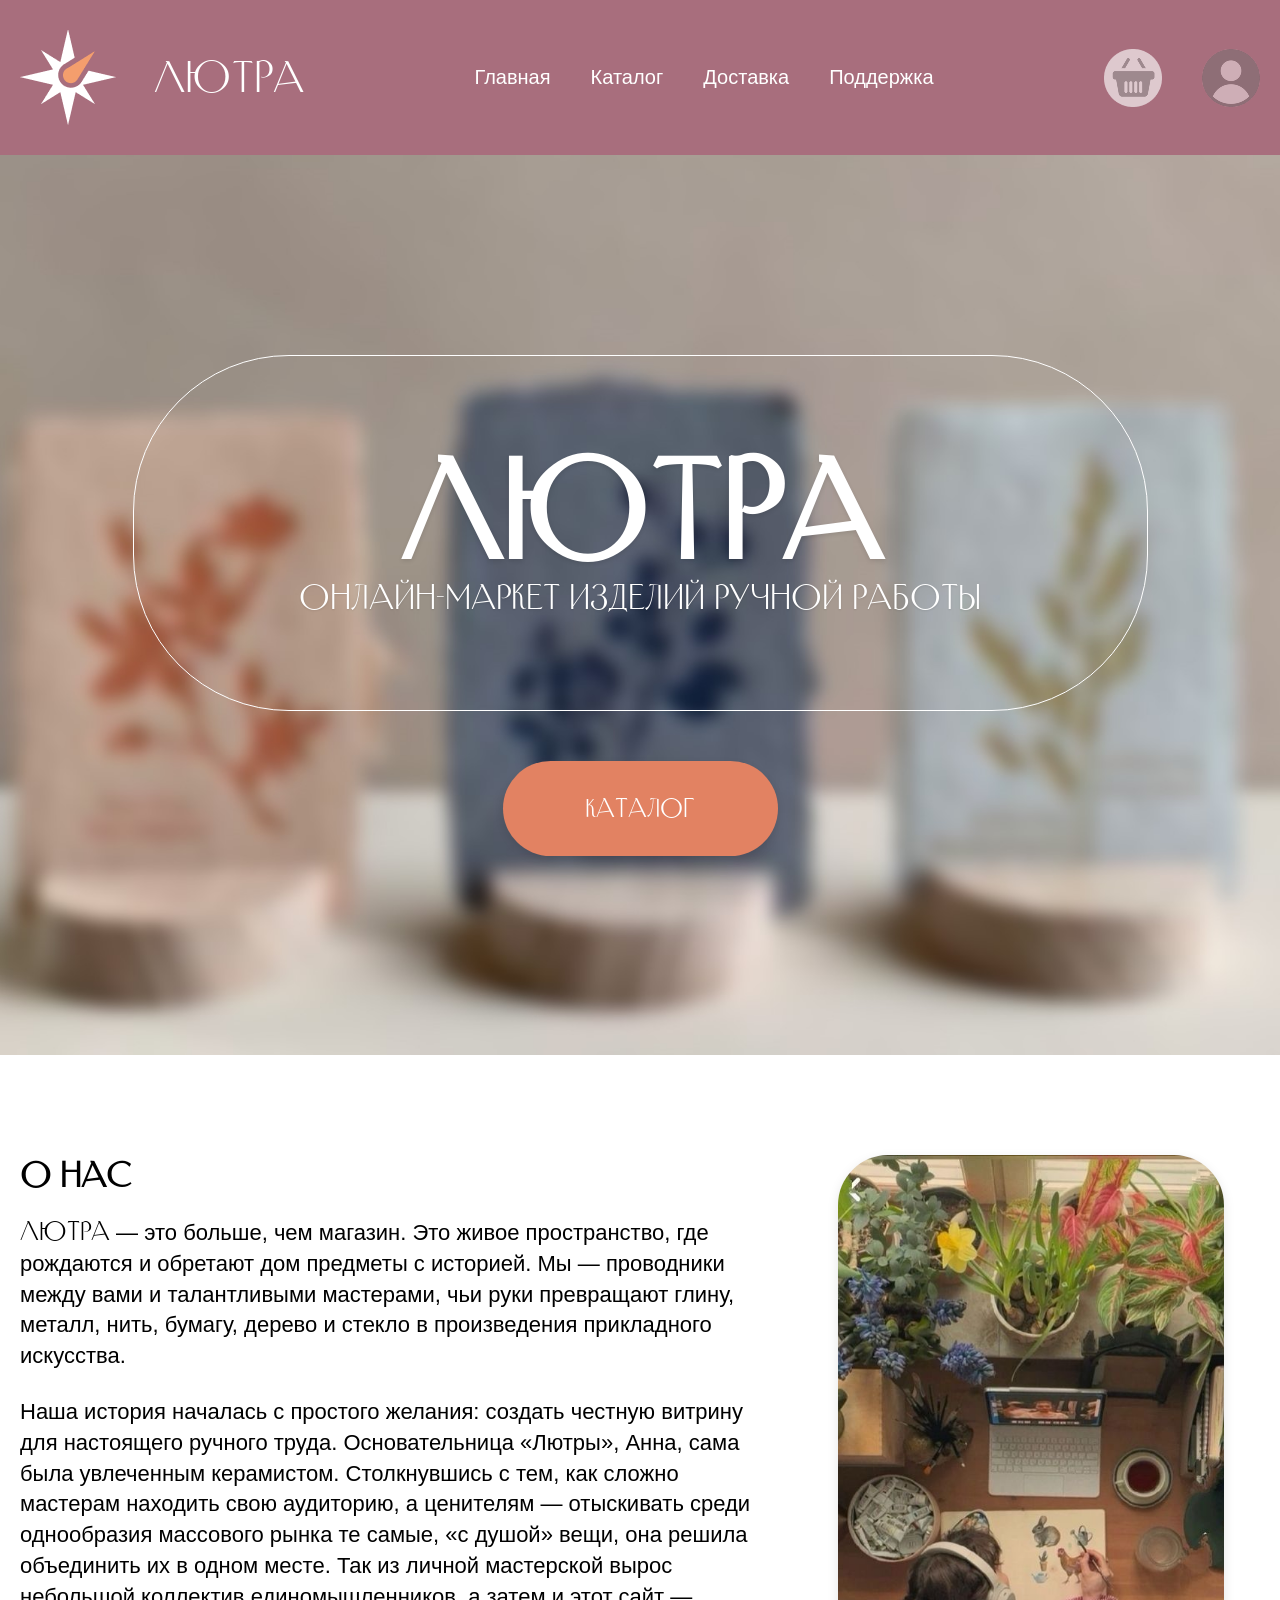
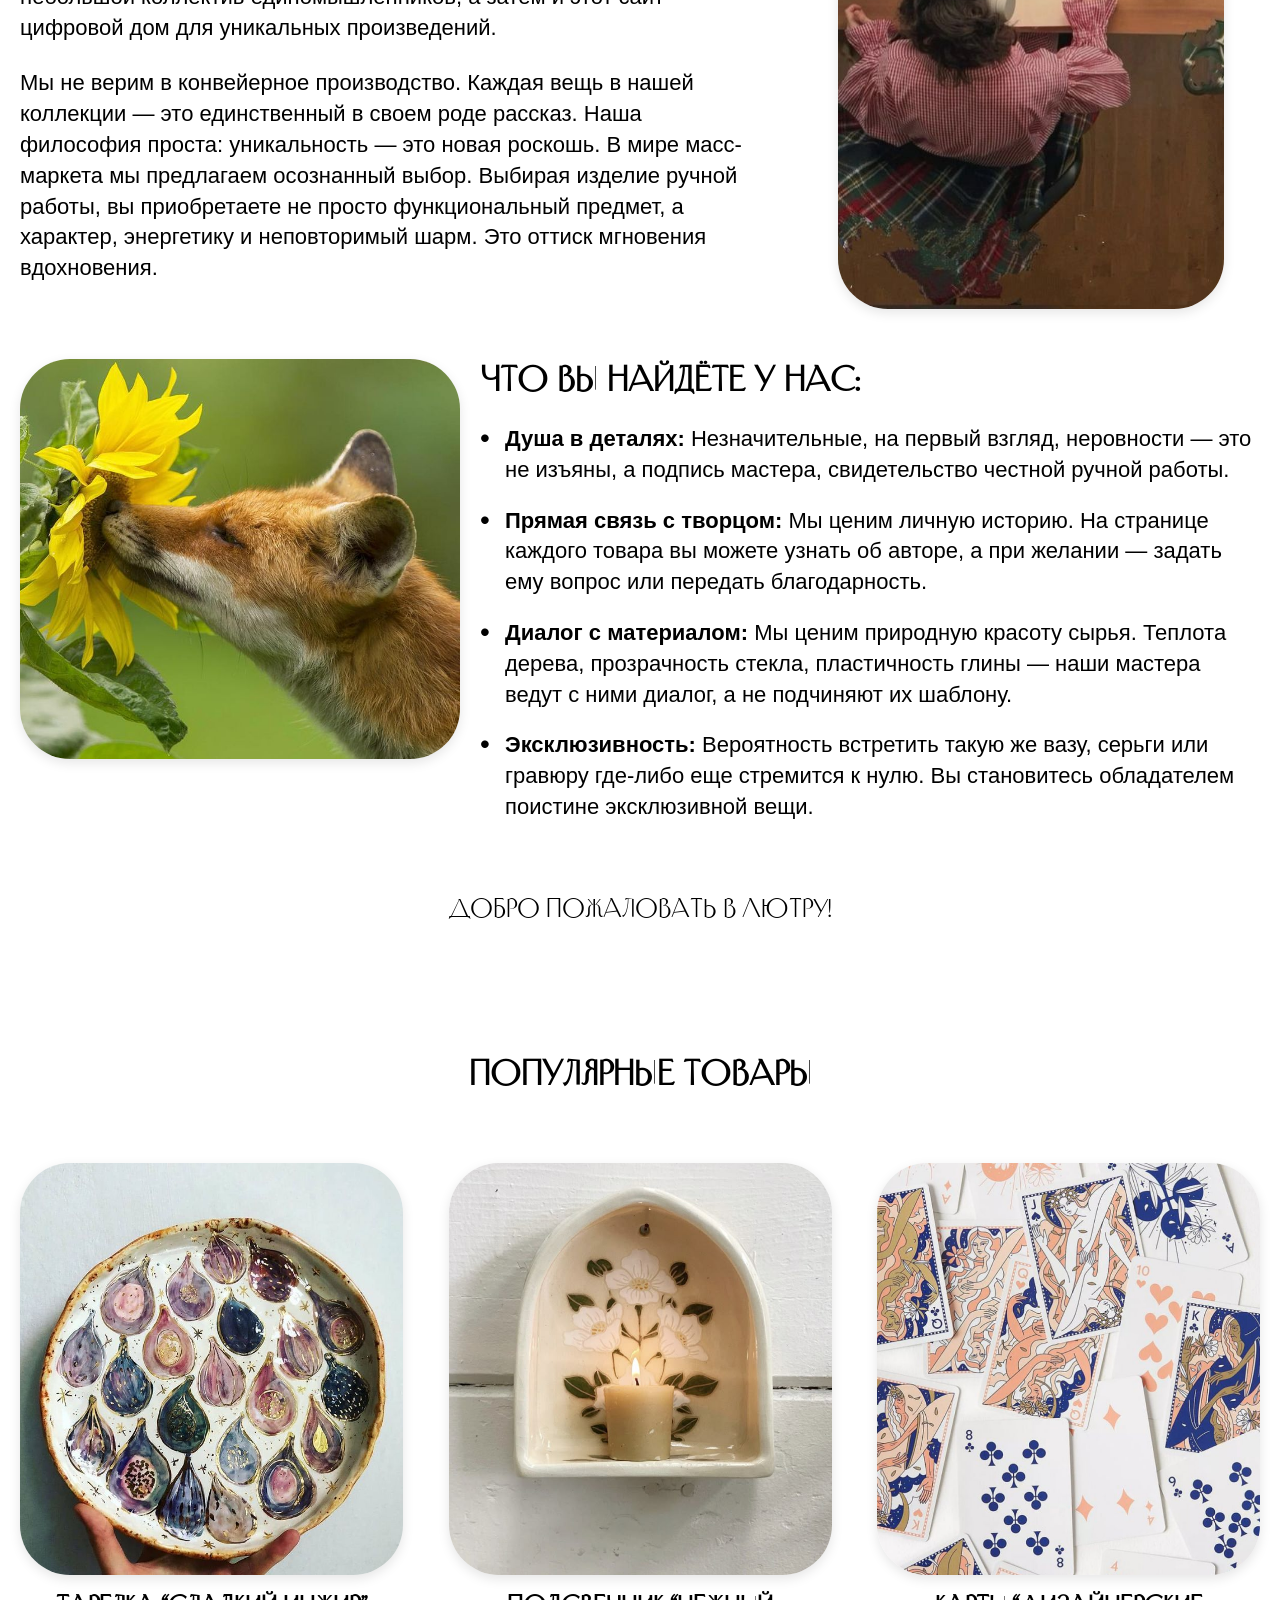
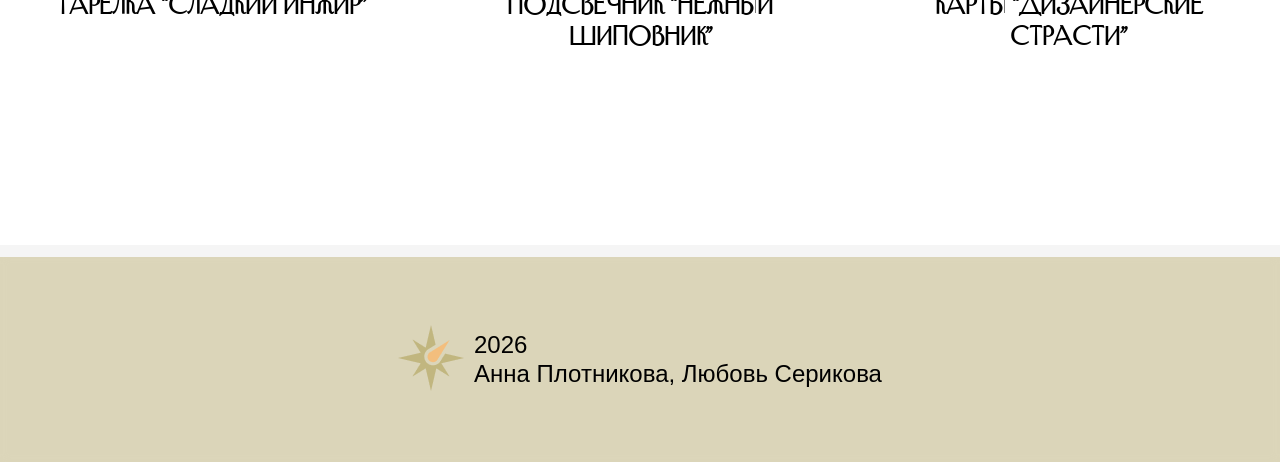
<file: index.html>
<!DOCTYPE html>
<html lang="ru">
<head>
    <meta charset="UTF-8">
    <meta name="viewport" content="width=device-width, initial-scale=1.0">
    <title>Лютра — маркет изделий ручной работы</title>
    <link rel="stylesheet" href="styles.css">
</head>
<body>
    <!-- ШАПКА -->
    <header class="header">
        <div class="container header__container">
            <div class="header__logo">
                <img src="images/lutyra-logo.png" alt="Лютра" class="header__logo-img">
                <span class="header__logo-text">Лютра</span>
            </div>
            
            <nav class="header__nav">
                <a href="https://www.ya.ru" class="header__nav-link">Главная</a>
                <a href="catalog.html" class="header__nav-link">Каталог</a>
                <a href="#" class="header__nav-link">Доставка</a>
                <a href="#" class="header__nav-link">Поддержка</a>
            </nav>
            
            <div class="header__actions">
                <a href="cart.html" class="header__cart" aria-label="Корзина">
                    <img src="images/cart.png" alt="">
                </a>
                <button class="header__profile" aria-label="Личный кабинет">
                    <img src="images/profile.png" alt="">
                </button>
            </div>
        </div>
    </header>

    <!-- ГЛАВНЫЙ ЭКРАН С ФОНОМ -->
    <section class="hero">
        <div class="hero__background"></div>
        <div class="container hero__container">
            <div class="hero__content">
                <div class="hero__oval">
                    <h1 class="hero__title">Лютра</h1>
                    <p class="hero__subtitle">Онлайн-маркет изделий ручной работы</p>
                </div>
                <a href="catalog.html" class="hero__button">каталог</a>
            </div>
        </div>
    </section>

    <!-- БЕЛЫЙ БЛОК С КОНТЕНТОМ -->
    <main class="main-content">
        <div class="white-background"></div>
        
        <div class="container">
            <!-- О НАС -->
            <section class="about">
                <div class="about__content">
                    <h2 class="about__title">О нас</h2>
                    <div class="about__text">
                        <p><span class="brand">Лютра</span> — это больше, чем магазин. Это живое пространство, где рождаются и обретают дом предметы с историей. Мы — проводники между вами и талантливыми мастерами, чьи руки превращают глину, металл, нить, бумагу, дерево и стекло в произведения прикладного искусства.</p>
                        
                        <p>Наша история началась с простого желания: создать честную витрину для настоящего ручного труда. Основательница «Лютры», Анна, сама была увлеченным керамистом. Столкнувшись с тем, как сложно мастерам находить свою аудиторию, а ценителям — отыскивать среди однообразия массового рынка те самые, «с душой» вещи, она решила объединить их в одном месте. Так из личной мастерской вырос небольшой коллектив единомышленников, а затем и этот сайт — цифровой дом для уникальных произведений.</p>
                        
                        <p>Мы не верим в конвейерное производство. Каждая вещь в нашей коллекции — это единственный в своем роде рассказ. Наша философия проста: уникальность — это новая роскошь. В мире масс-маркета мы предлагаем осознанный выбор. Выбирая изделие ручной работы, вы приобретаете не просто функциональный предмет, а характер, энергетику и неповторимый шарм. Это оттиск мгновения вдохновения.</p>
                    </div>
                </div>
                <div class="about__image">
                    <img src="images/onas.jpg" alt="О нас">
                </div>
            </section>

            <!-- ЧТО ВЫ НАЙДЕТЕ -->
            <section class="features">
                <div class="features__image">
                    <img src="images/features.jpg" alt="Что вы найдёте у нас">
                </div>
                <div class="features__content">
                    <h2 class="features__title">Что вы найдёте у нас:</h2>
                    <ul class="features__list">
                        <li><strong>Душа в деталях:</strong> Незначительные, на первый взгляд, неровности — это не изъяны, а подпись мастера, свидетельство честной ручной работы.</li>
                        <li><strong>Прямая связь с творцом:</strong> Мы ценим личную историю. На странице каждого товара вы можете узнать об авторе, а при желании — задать ему вопрос или передать благодарность.</li>
                        <li><strong>Диалог с материалом:</strong> Мы ценим природную красоту сырья. Теплота дерева, прозрачность стекла, пластичность глины — наши мастера ведут с ними диалог, а не подчиняют их шаблону.</li>
                        <li><strong>Эксклюзивность:</strong> Вероятность встретить такую же вазу, серьги или гравюру где-либо еще стремится к нулю. Вы становитесь обладателем поистине эксклюзивной вещи.</li>
                    </ul>
                </div>
            </section>

            <!-- ПРИВЕТСТВИЕ -->
            <div class="welcome">
                <p class="welcome__text">Добро пожаловать в Лютру!</p>
            </div>

            <!-- ПОПУЛЯРНЫЕ ТОВАРЫ -->
            <section class="popular">
                <h2 class="popular__title">Популярные товары</h2>
                
                <div class="popular__grid">
                    <article class="product-card">
                        <a href="product.html" class="product-card__link">
                            <div class="product-card__image">
                                <img src="images/product1.jpg" alt="Тарелка Сладкий инжир">
                            </div>
                            <h3 class="product-card__title">Тарелка “Сладкий инжир”</h3>
                        </a>
                    </article>
                    
                    <article class="product-card">
                        <div class="product-card__image">
                            <img src="images/product2.jpg" alt="Подсвечник Нежный шиповник">
                        </div>
                        <h3 class="product-card__title">Подсвечник “Нежный шиповник”</h3>
                    </article>
                    
                    <article class="product-card">
                        <div class="product-card__image">
                            <img src="images/product3.jpg" alt="Карты Дизайнерские страсти">
                        </div>
                        <h3 class="product-card__title">Карты “Дизайнерские страсти”</h3>
                    </article>
                </div>
            </section>
        </div>
    </main>

    <!-- ПОДВАЛ -->
    <footer class="footer">
        <div class="container footer__container">
            <div class="footer__logo">
                <img src="images/logo2.png" alt="Логотип">
            </div>
            <div class="footer__info">
                2026<br>Анна Плотникова, Любовь Серикова
            </div>
        </div>
    </footer>
</body>
</html>

<script src="cart-system.js"></script>
</file>
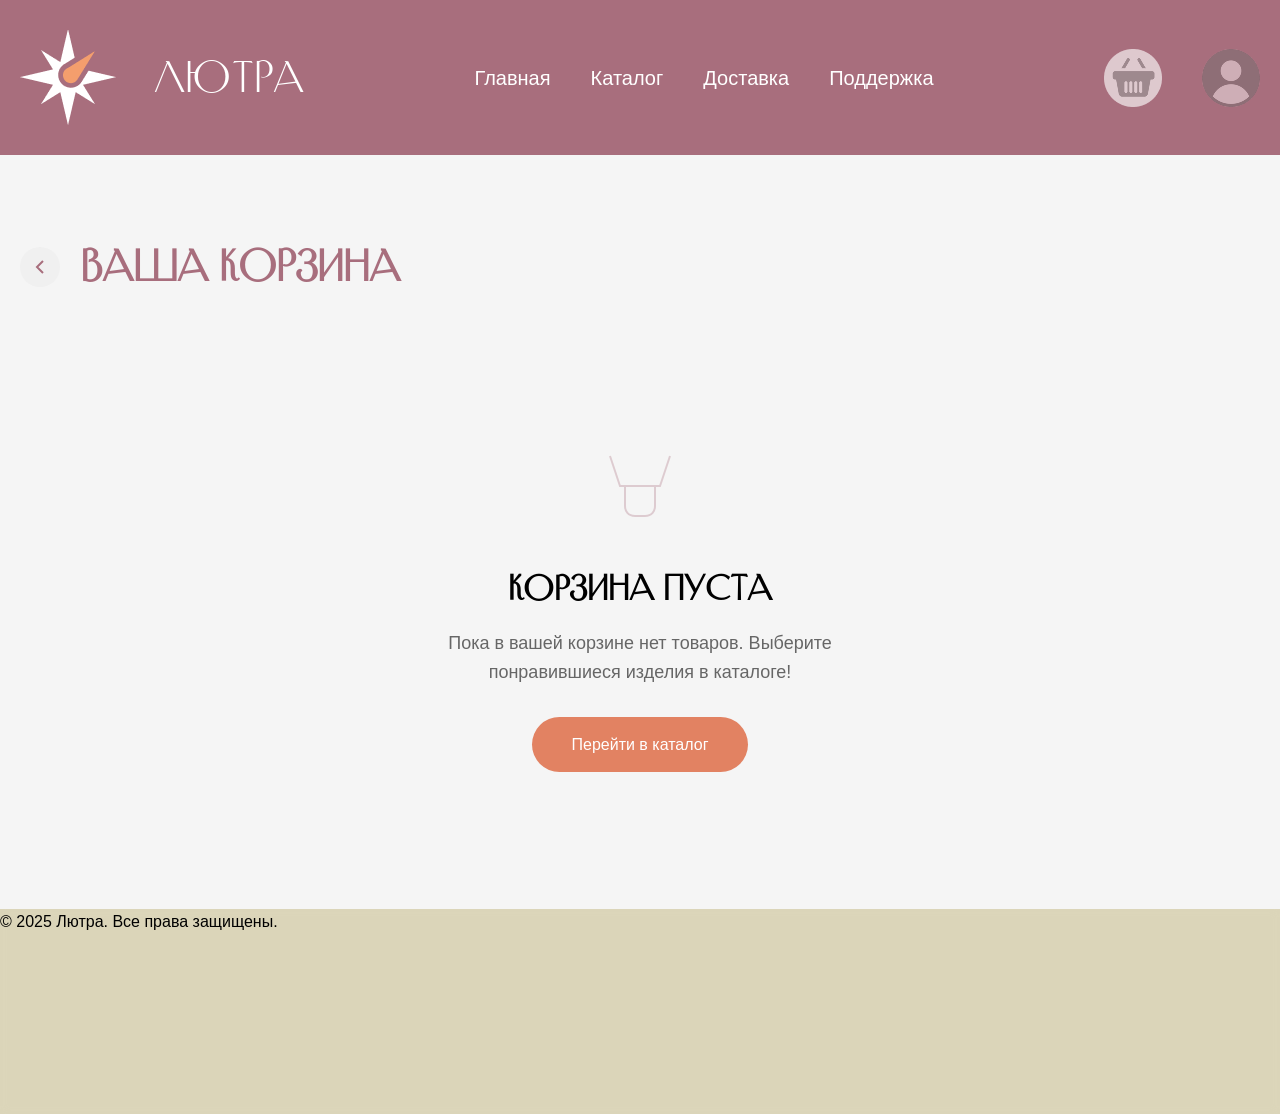
<file: cart.html>
<!DOCTYPE html>
<html lang="ru">
<head>
    <meta charset="UTF-8">
    <meta name="viewport" content="width=device-width, initial-scale=1.0">
    <title>Лютра — Корзина</title>
    <link rel="stylesheet" href="styles.css">
    <link rel="stylesheet" href="3styles.css">
    <link rel="stylesheet" href="cart-styles.css">
</head>
<body>
    <div class="site-wrapper">
        <!-- ШАПКА -->
        <header class="header">
            <div class="container header__container">
                <div class="header__logo">
                    <a href="index.html" style="text-decoration: none; display: flex; align-items: center; gap: 38px;">
                        <img src="images/lutyra-logo.png" alt="Лютра" class="header__logo-img">
                        <span class="header__logo-text">Лютра</span>
                    </a>
                </div>
                
                <nav class="header__nav">
                    <a href="index.html" class="header__nav-link">Главная</a>
                    <a href="catalog.html" class="header__nav-link">Каталог</a>
                    <a href="#" class="header__nav-link">Доставка</a>
                    <a href="#" class="header__nav-link">Поддержка</a>
                </nav>
                
                <div class="header__actions">
                    <a href="cart.html" class="header__cart" aria-label="Корзина">
                        <img src="images/cart.png" alt="">
                    </a>
                    <button class="header__profile" aria-label="Личный кабинет">
                        <img src="images/profile.png" alt="">
                    </button>
                </div>
            </div>
        </header>

        <!-- ОСНОВНОЙ КОНТЕНТ -->
        <main class="main-content">
            <div class="container">
                <!-- ЗАГОЛОВОК СТРАНИЦЫ -->
                <div class="cart-header">
                    <a href="catalog.html" class="back-arrow" style="text-decoration: none;">
                        <svg width="24" height="24" viewBox="0 0 24 24" fill="none" stroke="currentColor" stroke-width="2">
                            <path d="M15 18l-6-6 6-6"></path>
                        </svg>
                    </a>
                    <h1 class="cart-title">Ваша корзина</h1>
                </div>

                <!-- ПРОВЕРКА ПУСТОЙ КОРЗИНЫ -->
                <div id="emptyCart" class="empty-cart" style="display: none;">
                    <div class="empty-cart__content">
                        <svg class="empty-cart__icon" viewBox="0 0 100 100" xmlns="http://www.w3.org/2000/svg">
                            <path d="M20 30 L30 60 L70 60 L80 30 M35 60 L35 80 C35 85 38 90 45 90 L55 90 C62 90 65 85 65 80 L65 60" fill="none" stroke="currentColor" stroke-width="2"/>
                        </svg>
                        <h2 class="empty-cart__title">Корзина пуста</h2>
                        <p class="empty-cart__text">Пока в вашей корзине нет товаров. Выберите понравившиеся изделия в каталоге!</p>
                        <a href="catalog.html" class="empty-cart__button">Перейти в каталог</a>
                    </div>
                </div>

                <!-- СОДЕРЖИМОЕ КОРЗИНЫ -->
                <div id="cartContent" class="cart-content" style="display: none;">
                    <!-- ТОВАРЫ -->
                    <div class="cart-items">
                        <div id="cartItems" class="cart-items__list">
                            <!-- Товары будут добавлены сюда через JavaScript -->
                        </div>
                    </div>

                    <!-- ИТОГОВАЯ ИНФОРМАЦИЯ -->
                    <div class="cart-summary">
                        <div class="summary-card">
                            <h3 class="summary-title">Итого</h3>
                            
                            <div class="summary-row">
                                <span class="summary-label">Товаров:</span>
                                <span class="summary-value" id="totalItems">0</span>
                            </div>
                            
                            <div class="summary-row">
                                <span class="summary-label">Сумма:</span>
                                <span class="summary-value summary-amount" id="totalPrice">0 ₽</span>
                            </div>
                            
                            <div class="summary-divider"></div>
                            
                            <div class="summary-row summary-row--total">
                                <span class="summary-label">К оплате:</span>
                                <span class="summary-total" id="finalPrice">0 ₽</span>
                            </div>

                            <button class="summary-button" id="checkoutBtn">Оформить заказ</button>
                            <a href="catalog.html" class="summary-link">Продолжить покупки</a>
                        </div>
                    </div>
                </div>
            </div>
        </main>

        <!-- ФУТЕР (копируем из index.html) -->
        <footer class="footer">
            <div class="footer__content">
                <p>&copy; 2025 Лютра. Все права защищены.</p>
            </div>
        </footer>
    </div>

    <script src="cart-system.js"></script>
    <script src="cart-page.js"></script>
</body>
</html>
</file>
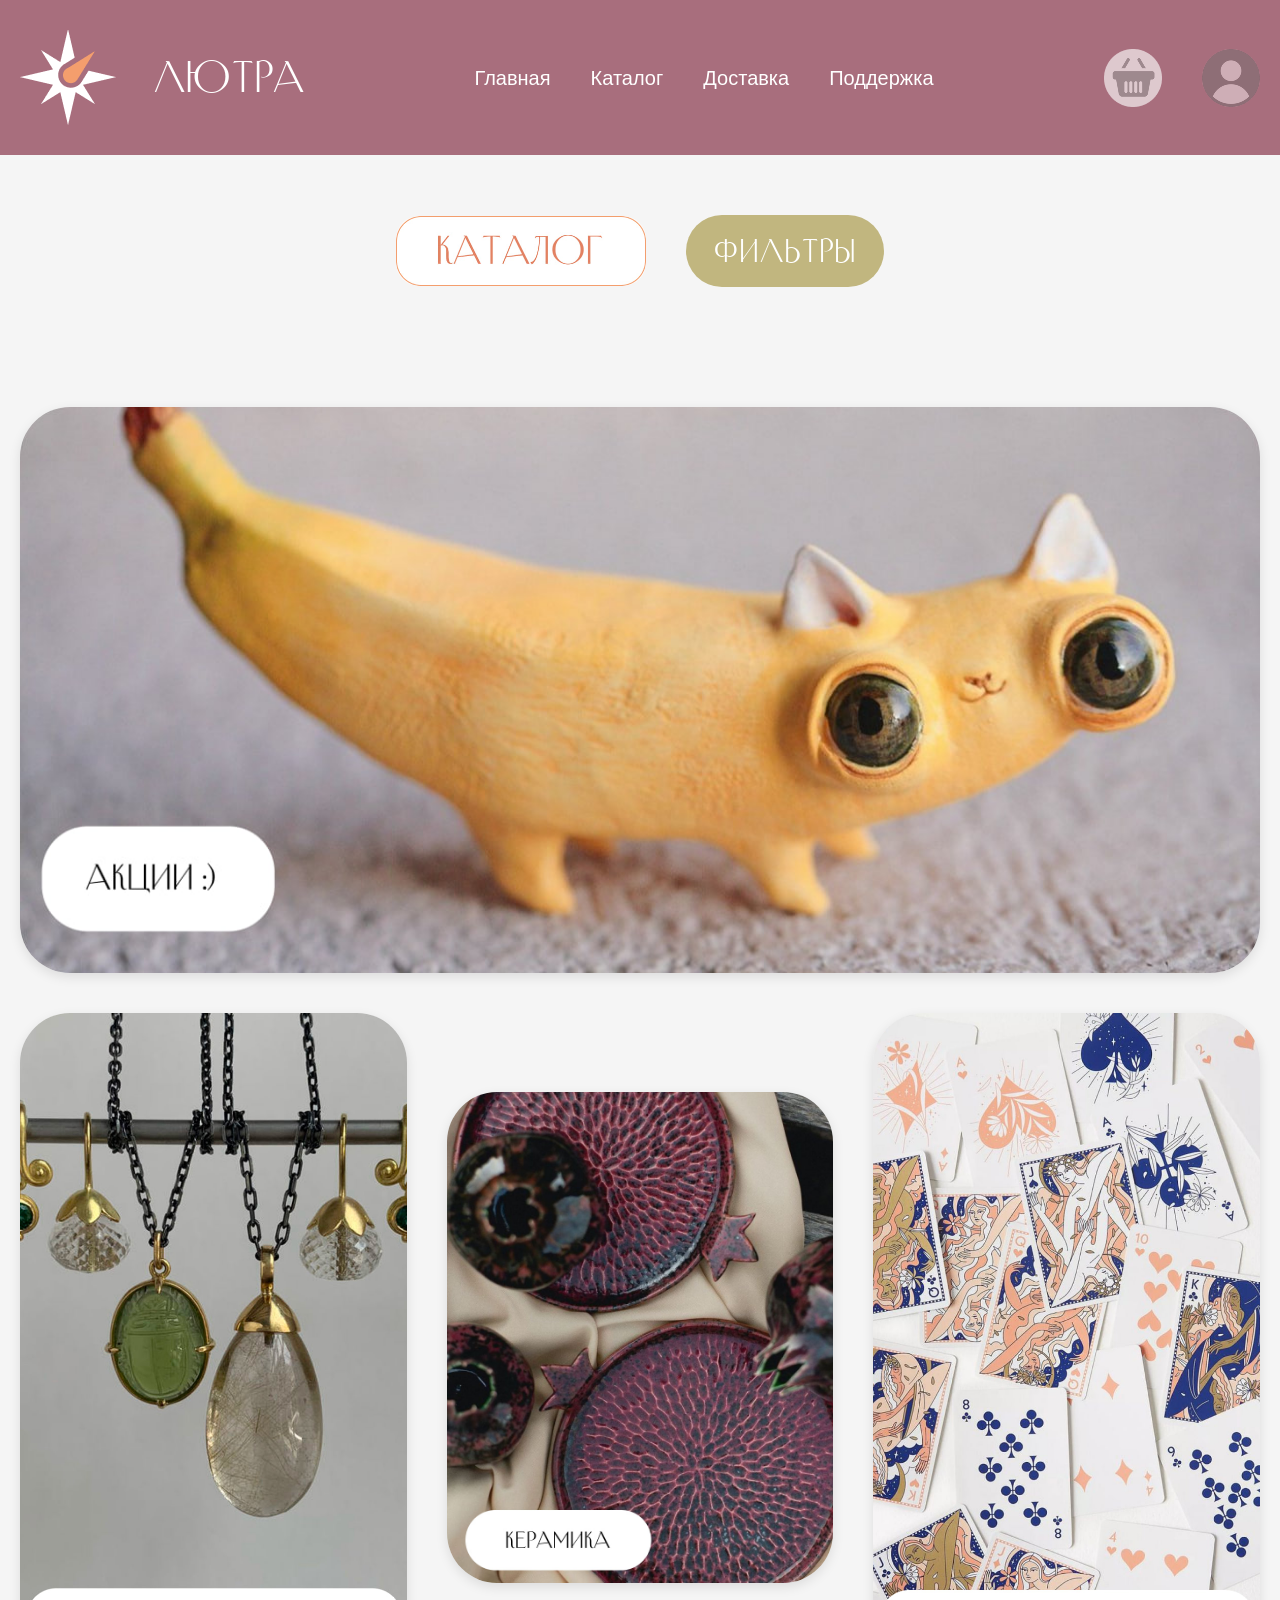
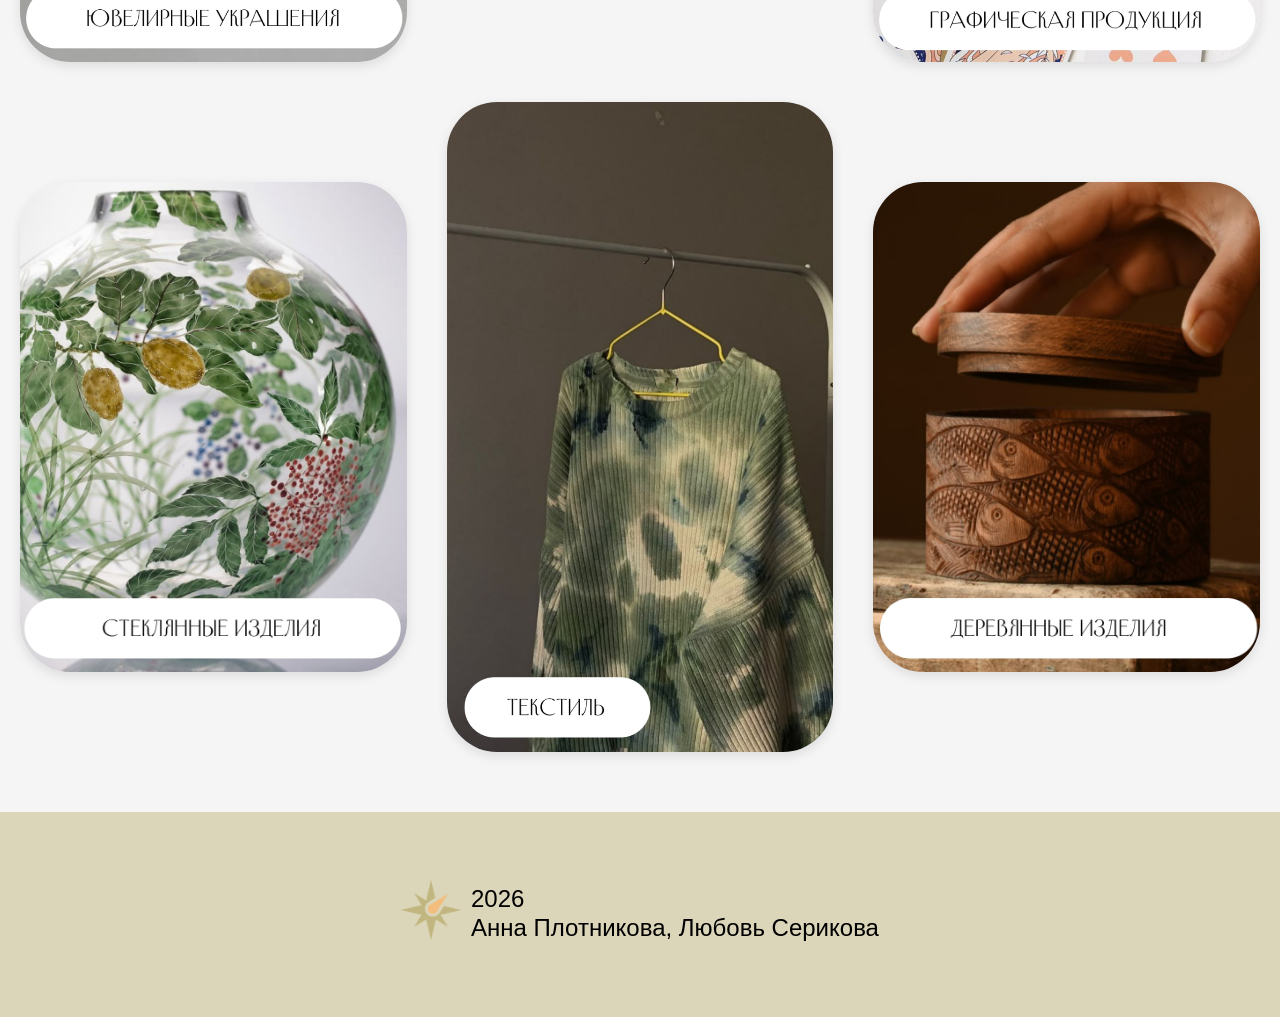
<file: catalog.html>
<!DOCTYPE html>
<html lang="ru">
<head>
    <meta charset="UTF-8">
    <meta name="viewport" content="width=device-width, initial-scale=1.0">
    <title>Лютра - Магазин</title>
    <link rel="stylesheet" href="2styles.css">
</head>
<body>
    <div class="site-wrapper">
        <!-- ШАПКА -->
        <header class="header">
            <div class="container header__container">
                <div class="header__logo">
                    <img src="images/lutyra-logo.png" alt="Лютра" class="header__logo-img">
                    <span class="header__logo-text">Лютра</span>
                </div>
                
                <nav class="header__nav">
                    <a href="index.html" class="header__nav-link">Главная</a>
                    <a href="catalog.html" class="header__nav-link">Каталог</a>
                    <a href="#" class="header__nav-link">Доставка</a>
                    <a href="#" class="header__nav-link">Поддержка</a>
                </nav>
                
                <div class="header__actions">
                    <a href="cart.html" class="header__cart" aria-label="Корзина">
                        <img src="images/cart.png" alt="">
                    </a>
                    <button class="header__profile" aria-label="Личный кабинет">
                        <img src="images/profile.png" alt="">
                    </button>
                </div>
            </div>
        </header>

        <!-- КНОПКИ КАТАЛОГ И ФИЛЬТРЫ -->
        <section class="buttons-section">
            <div class="container">
                <div class="buttons-row">
                    <img src="images/каталог.jpg" alt="Каталог" class="btn-catalog-img">
                    <button class="btn-filters-new">ФИЛЬТРЫ</button>
                </div>
            </div>
        </section>

        <!-- ГАЛЕРЕЯ ИЗОБРАЖЕНИЙ -->
        <section class="gallery-section">
            <div class="container">
                <!-- Первый ряд - большая картинка -->
                <div class="row">
                    <div class="image-large">
                        <img src="images\screen saver.jpg" alt="Большое изображение">
                    </div>
                </div>

                <!-- Второй ряд - три картинки -->
                <div class="row">
                    <div class="image-medium image-tall">
                        <img src="images/product4.jpg" alt="Изображение товара 1">
                    </div>
                    <div class="image-medium image-medium-height">
                        <a href="product.html">
                            <img src="images/product5.jpg" alt="Изображение товара 2">
                        </a>
                    </div>
                    <div class="image-medium image-tall">
                        <img src="images/product3.jpg" alt="Изображение товара 3">
                    </div>
                </div>

                <!-- Третий ряд - три картинки -->
                <div class="row">
                    <div class="image-medium image-medium-height">
                        <img src="images/product6.jpg" alt="Изображение товара 4">
                    </div>
                    <div class="image-medium image-tall">
                        <img src="images/product7.jpg" alt="Изображение товара 5">
                    </div>
                    <div class="image-medium image-medium-height">
                        <img src="images/product8.jpg" alt="Изображение товара 6">
                    </div>
                </div>
            </div>
        </section>

        <!-- МОДАЛЬНОЕ ОКНО С ФИЛЬТРАМИ -->
<div id="filtersModal" class="modal-filters">
    <div class="modal-filters-content">
        <div class="modal-filters-header">
            <h2 class="modal-filters-title">ФИЛЬТРЫ</h2>
            <span class="modal-filters-close">&times;</span>
        </div>
        
        <div class="modal-filters-body">
            <!-- Фильтр по категориям -->
            <div class="filter-group">
                <h3 class="filter-group-title">Категории</h3>
                <label class="filter-checkbox">
                    <input type="checkbox" value="textile"> Текстиль
                </label>
                <label class="filter-checkbox">
                    <input type="checkbox" value="ceramics"> Керамика
                </label>
                <label class="filter-checkbox">
                    <input type="checkbox" value="jewelry"> Ювелирные украшения
                </label>
                <label class="filter-checkbox">
                    <input type="checkbox" value="glass"> Стеклянные изделия
                </label>
                <label class="filter-checkbox">
                    <input type="checkbox" value="graphics"> Графическая продукция
                </label>
                <label class="filter-checkbox">
                    <input type="checkbox" value="wood"> Деревянные изделия
                </label>
            </div>
            
            <!-- Фильтр по цене -->
            <div class="filter-group">
                <h3 class="filter-group-title">Цена</h3>
                <label class="filter-radio">
                    <input type="radio" name="price" value="cheap"> Сначала дешёвые
                </label>
                <label class="filter-radio">
                    <input type="radio" name="price" value="expensive"> Сначала дорогие
                </label>
                <label class="filter-radio">
                    <input type="radio" name="price" value="discount"> Скидки и акции
                </label>
            </div>
            
            <!-- Фильтр по наличию -->
            <div class="filter-group">
                <h3 class="filter-group-title">Наличие</h3>
                <label class="filter-radio">
                    <input type="radio" name="availability" value="in_stock"> Есть в наличии
                </label>
                <label class="filter-radio">
                    <input type="radio" name="availability" value="out_of_stock"> Нет в наличии
                </label>
            </div>
            
            <!-- Фильтр "Изделия с браком" -->
            <div class="filter-group">
                <h3 class="filter-group-title">Особые условия</h3>
                <label class="filter-checkbox">
                    <input type="checkbox" value="defective"> Изделия с браком (уценённые товары)
                </label>
            </div>
        </div>
        
        <div class="modal-filters-footer">
            <button class="filter-btn-reset">Сбросить все</button>
            <button class="filter-btn-apply">Применить</button>
        </div>
    </div>
</div>

<script>
    // Модальное окно для фильтров
    const filtersModal = document.getElementById('filtersModal');
    const btnFilters = document.querySelector('.btn-filters-new');
    const closeFiltersBtn = document.querySelector('.modal-filters-close');
    const resetFiltersBtn = document.querySelector('.filter-btn-reset');
    const applyFiltersBtn = document.querySelector('.filter-btn-apply');
    
    // Открытие окна фильтров
    if (btnFilters) {
        btnFilters.addEventListener('click', function() {
            filtersModal.style.display = 'flex';
        });
    }
    
    // Закрытие окна
    if (closeFiltersBtn) {
        closeFiltersBtn.addEventListener('click', function() {
            filtersModal.style.display = 'none';
        });
    }
    
    // Закрытие при клике вне окна
    window.addEventListener('click', function(event) {
        if (event.target === filtersModal) {
            filtersModal.style.display = 'none';
        }
    });
    
    // Сброс всех фильтров
    if (resetFiltersBtn) {
        resetFiltersBtn.addEventListener('click', function() {
            const checkboxes = document.querySelectorAll('#filtersModal input[type="checkbox"]');
            const radios = document.querySelectorAll('#filtersModal input[type="radio"]');
            checkboxes.forEach(checkbox => {
                checkbox.checked = false;
            });
            radios.forEach(radio => {
                radio.checked = false;
            });
        });
    }
    
    // Применение фильтров
    if (applyFiltersBtn) {
        applyFiltersBtn.addEventListener('click', function() {
            // Собираем выбранные фильтры
            const selectedCategories = [];
            const selectedCheckboxes = document.querySelectorAll('#filtersModal input[type="checkbox"]:checked');
            const selectedPrice = document.querySelector('#filtersModal input[name="price"]:checked');
            const selectedAvailability = document.querySelector('#filtersModal input[name="availability"]:checked');
            
            selectedCheckboxes.forEach(checkbox => {
                if (checkbox.value !== 'defective') {
                    selectedCategories.push(checkbox.value);
                }
            });
            
            const hasDefective = document.querySelector('#filtersModal input[value="defective"]:checked') !== null;
            
            let message = 'Фильтры применены:\n\n';
            if (selectedCategories.length > 0) {
                message += '📂 Категории: ' + selectedCategories.join(', ') + '\n';
            }
            if (selectedPrice) {
                let priceText = '';
                if (selectedPrice.value === 'cheap') priceText = '💰 Сначала дешёвые';
                else if (selectedPrice.value === 'expensive') priceText = '💰 Сначала дорогие';
                else if (selectedPrice.value === 'discount') priceText = '🏷️ Скидки и акции';
                message += priceText + '\n';
            }
            if (selectedAvailability) {
                let availText = selectedAvailability.value === 'in_stock' ? '📦 Есть в наличии' : '📦 Нет в наличии';
                message += availText + '\n';
            }
            if (hasDefective) {
                message += '⚠️ Показывать уценённые товары\n';
            }
            if (selectedCategories.length === 0 && !selectedPrice && !selectedAvailability && !hasDefective) {
                message = 'Фильтры не выбраны';
            }
            
            alert(message);
            filtersModal.style.display = 'none';
        });
    }
</script>
</body>
        <!-- ПОДВАЛ -->
        <footer class="footer">
            <div class="container footer__container">
                <div class="footer__logo">
                    <img src="images/logo2.png" alt="Логотип">
                </div>
                <div class="footer__info">
                    2026<br>Анна Плотникова, Любовь Серикова
                </div>
            </div>
        </footer>
    </div>
</body>
</html>

<script src="cart-system.js"></script>
</file>
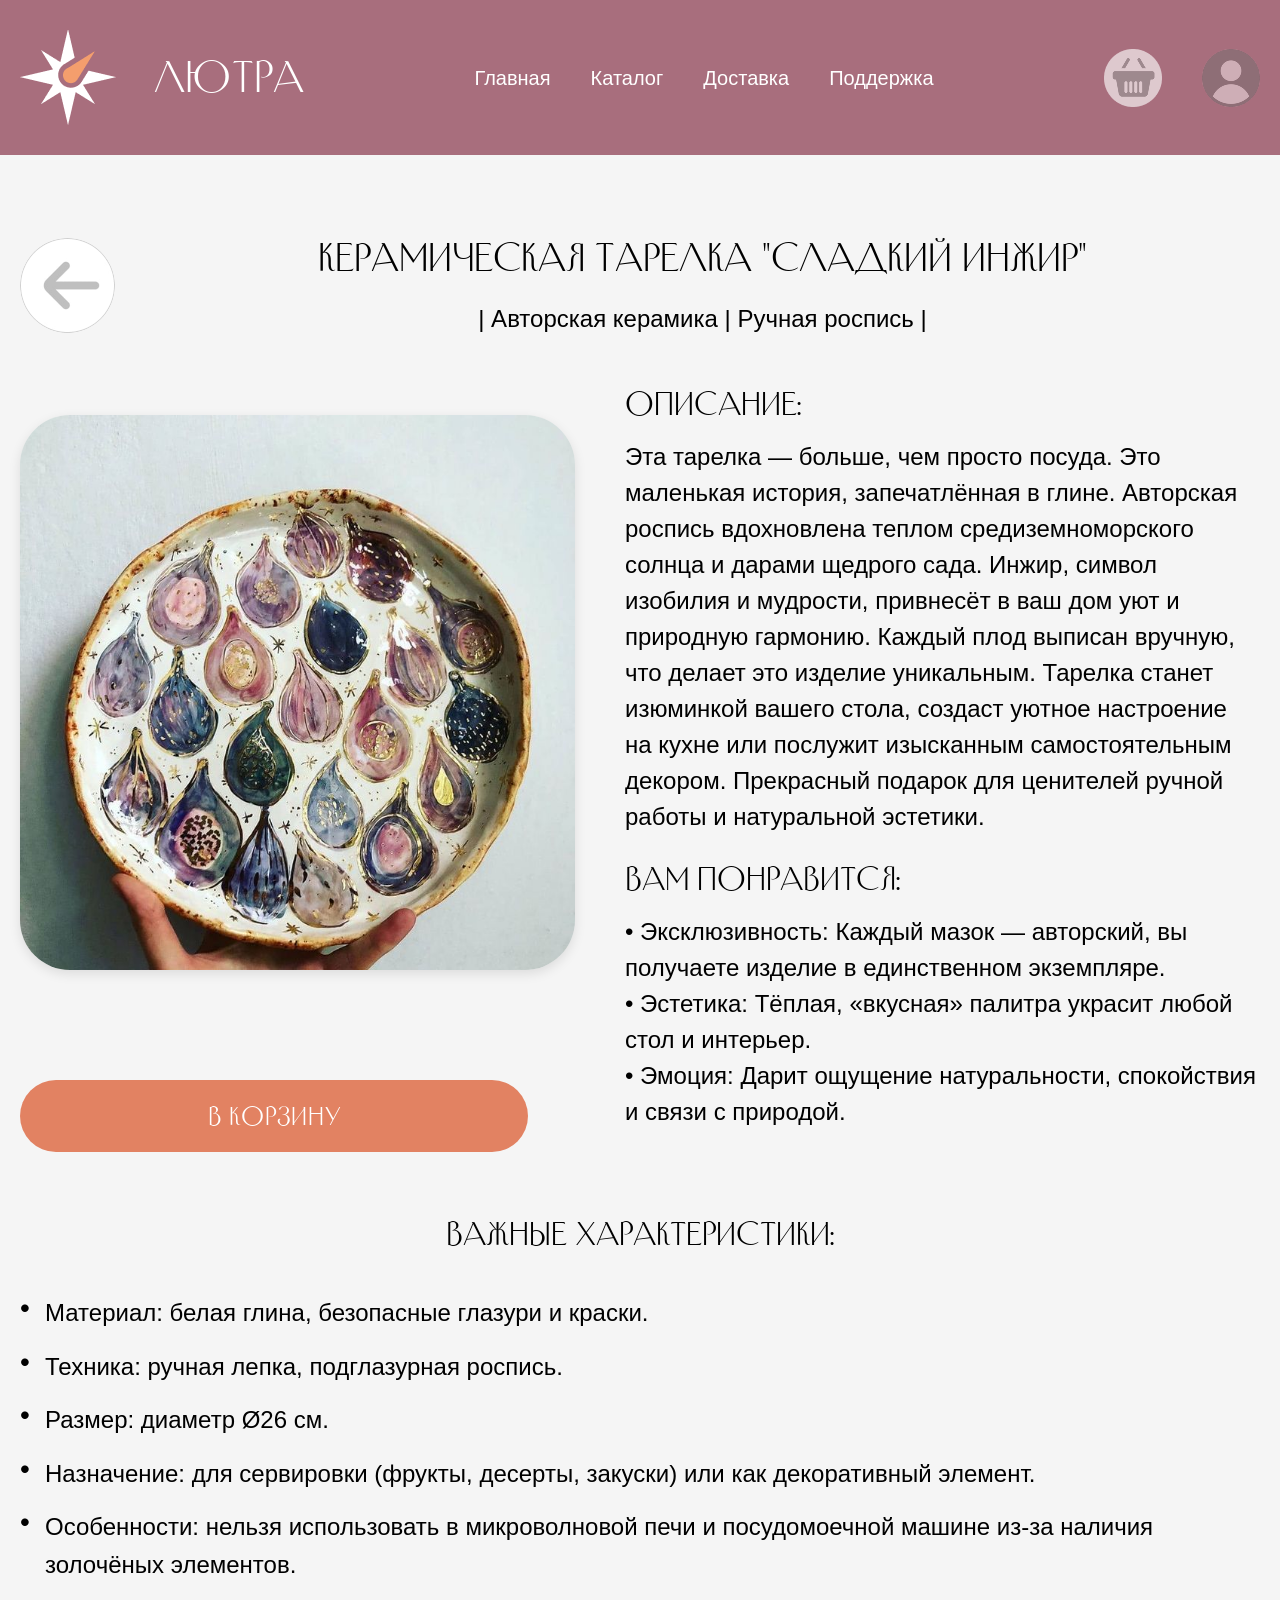
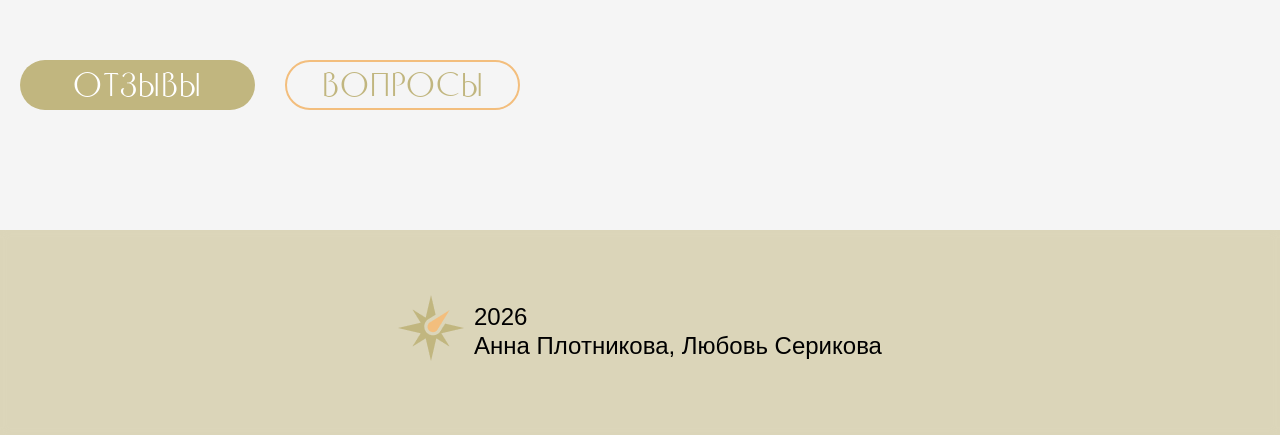
<file: product.html>
<!DOCTYPE html>
<html lang="ru">
<head>
    <meta charset="UTF-8">
    <meta name="viewport" content="width=device-width, initial-scale=1.0">
    <title>Лютра - Товар</title>
    <link rel="stylesheet" href="styles.css">
    <link rel="stylesheet" href="3styles.css">
</head>
<body>
    <div class="site-wrapper">
       <!-- ШАПКА -->
        <header class="header">
            <div class="container header__container">
                <div class="header__logo">
                    <img src="images/lutyra-logo.png" alt="Лютра" class="header__logo-img">
                    <span class="header__logo-text">Лютра</span>
                </div>
                
                <nav class="header__nav">
                    <a href="index.html" class="header__nav-link">Главная</a>
                    <a href="catalog.html" class="header__nav-link">Каталог</a>
                    <a href="#" class="header__nav-link">Доставка</a>
                    <a href="#" class="header__nav-link">Поддержка</a>
                </nav>
                
                <div class="header__actions">
                    <a href="cart.html" class="header__cart" aria-label="Корзина">
                        <img src="images/cart.png" alt="">
                    </a>
                    <button class="header__profile" aria-label="Личный кабинет">
                        <img src="images/profile.png" alt="">
                    </button>
                </div>
            </div>
        </header>

       <!-- ОСНОВНОЙ КОНТЕНТ -->
<main class="main-content">
    <div class="container">
        <!-- ИЗМЕНЕНИЯ НАЧАЛО -->
        <div class="product-header">
            <a href="catalog.html" class="back-arrow">
                <img src="images/стрелка.jpg" alt="Назад" class="back-arrow__img">
            </a>
            <div class="product-info">
                <h1 class="product-title">КЕРАМИЧЕСКАЯ ТАРЕЛКА "СЛАДКИЙ ИНЖИР"</h1>
                <p class="product-details">| Авторская керамика | Ручная роспись |</p>
            </div>
        </div>

     <!-- КОНТЕЙНЕР С КАРТИНКОЙ И ТЕКСТОМ В ОДНУ ЛИНИЮ -->
<div class="product-layout">
    <div class="product-left-column">
        <div class="product-image-container">
            <img src="images/product1.jpg" alt="Керамическая тарелка Сладкий инжир" class="product-main-image">
        </div>
        <!-- КНОПКА "В КОРЗИНУ" ПОД КАРТИНКОЙ -->
        <div class="cart-button-container">
            <button class="cart-button">В корзину</button>
        </div>
    </div>
    <div class="product-description-container">
        <div class="product-description">
            <h2 class="description-title">ОПИСАНИЕ:</h2>
            <p class="description-text">Эта тарелка — больше, чем просто посуда. Это маленькая история, запечатлённая в глине. Авторская роспись вдохновлена теплом средиземноморского солнца и дарами щедрого сада. Инжир, символ изобилия и мудрости, привнесёт в ваш дом уют и природную гармонию. Каждый плод выписан вручную, что делает это изделие уникальным. Тарелка станет изюминкой вашего стола, создаст уютное настроение на кухне или послужит изысканным самостоятельным декором. Прекрасный подарок для ценителей ручной работы и натуральной эстетики.</p>
            
            <h2 class="description-title">ВАМ ПОНРАВИТСЯ:</h2>
            <p class="description-text">• Эксклюзивность: Каждый мазок — авторский, вы получаете изделие в единственном экземпляре.<br>
            • Эстетика: Тёплая, «вкусная» палитра украсит любой стол и интерьер.<br>
            • Эмоция: Дарит ощущение натуральности, спокойствия и связи с природой.</p>
        </div>
    </div>
</div>

<!-- КОНТЕЙНЕР С ЗАГОЛОВКОМ "ВАЖНЫЕ ХАРАКТЕРИСТИКИ" -->
<div class="characteristics-header">
    <h2 class="characteristics-title">ВАЖНЫЕ ХАРАКТЕРИСТИКИ:</h2>
</div>

<!-- КОНТЕЙНЕР С ТЕКСТОМ ХАРАКТЕРИСТИК -->
<div class="characteristics-content">
    <ul class="characteristics-list">
        <li>Материал: белая глина, безопасные глазури и краски.</li>
        <li>Техника: ручная лепка, подглазурная роспись.</li>
        <li>Размер: диаметр Ø26 см.</li>
        <li>Назначение: для сервировки (фрукты, десерты, закуски) или как декоративный элемент.</li>
        <li>Особенности: нельзя использовать в микроволновой печи и посудомоечной машине из-за наличия золочёных элементов.</li>
    </ul>
</div>

<!-- БЛОК С ДВУМЯ КНОПКАМИ -->
<div class="buttons-block">
    <button class="btn-reviews">ОТЗЫВЫ</button>
    <button class="btn-questions">ВОПРОСЫ</button>
</div>
</main>

<script src="cart-system.js"></script>
<script>
    document.addEventListener('DOMContentLoaded', function() {
        const cartButton = document.querySelector('.cart-button');
        
        if (cartButton) {
            cartButton.addEventListener('click', function() {
                // Данные товара с page.html
                const product = {
                    id: 1,
                    title: 'КЕРАМИЧЕСКАЯ ТАРЕЛКА "СЛАДКИЙ ИНЖИР"',
                    price: 4500,
                    image: 'images/product1.jpg',
                    description: 'Авторская керамика с ручной росписью'
                };
                
                addToCart(product);
                
                // Эффект мигания при добавлении
                const badge = document.querySelector('.cart-badge');
                if (badge) {
                    badge.style.transform = 'scale(1.3)';
                    setTimeout(() => {
                        badge.style.transform = 'scale(1)';
                    }, 200);
                }
            });
        }
        
        // Обновляем бейдж при загрузке
        updateCartBadge();
    });
    
    // Обновляем бейдж при загрузке страницы
    window.addEventListener('load', function() {
        updateCartBadge();
    });
</script>

<!-- МОДАЛЬНОЕ ОКНО С ОТЗЫВАМИ -->
<div id="reviewsModal" class="modal">
    <div class="modal-content">
        <span class="modal-close">&times;</span>
        <h2 class="modal-title">ОТЗЫВЫ НАШИХ ПОКУПАТЕЛЕЙ</h2>
        
        <div class="reviews-list">
            <div class="review-item">
                <div class="review-author">Екатерина С.</div>
                <div class="review-text">Потрясающая тарелка! Качество исполнения на высшем уровне. Роспись очень нежная и аккуратная. Теперь это моё любимое блюдце для завтрака. Обязательно закажу ещё что-нибудь у этого мастера!</div>
                <div class="review-date">15 марта 2025</div>
            </div>
            
            <div class="review-item">
                <div class="review-author">Алексей К.</div>
                <div class="review-text">Покупал в подарок девушке — она в восторге! Говорит, что такой красивой посуды у неё ещё не было. Спасибо за ручную работу, чувствуется душевное тепло.</div>
                <div class="review-date">02 апреля 2025</div>
            </div>
            
            <div class="review-item">
                <div class="review-author">Марина В.</div>
                <div class="review-text">Очень довольна покупкой! Тарелка полностью ручная, что видно по деталям. Рисунок яркий, глазурь блестит. Использую как декоративное украшение на кухне — создаёт уютную атмосферу.</div>
                <div class="review-date">20 февраля 2025</div>
            </div>
            
            <div class="review-item">
                <div class="review-author">Дмитрий П.</div>
                <div class="review-text">Качественная керамика, приятная на ощупь. Роспись не смывается и не выцветает. Уже несколько месяцев пользуюсь каждый день — как новая. Рекомендую!</div>
                <div class="review-date">10 января 2025</div>
            </div>
            
            <div class="review-item">
                <div class="review-author">Анна М.</div>
                <div class="review-text">Прекрасный подарок для ценителей handmade. Упаковали очень надёжно, доставили без повреждений. Сама тарелка — произведение искусства!</div>
                <div class="review-date">25 марта 2025</div>
            </div>
        </div>
    </div>
</div>

<script>
    // Модальное окно для отзывов
    const modal = document.getElementById('reviewsModal');
    const btnReviews = document.querySelector('.btn-reviews');
    const closeBtn = document.querySelector('.modal-close');
    
    if (btnReviews) {
        btnReviews.addEventListener('click', function() {
            modal.style.display = 'flex';
        });
    }
    
    if (closeBtn) {
        closeBtn.addEventListener('click', function() {
            modal.style.display = 'none';
        });
    }
    
    // Закрытие при клике вне окна
    window.addEventListener('click', function(event) {
        if (event.target === modal) {
            modal.style.display = 'none';
        }
    });
</script>

<!-- МОДАЛЬНОЕ ОКНО С ВОПРОСАМИ И ОТВЕТАМИ -->
<div id="faqModal" class="modal">
    <div class="modal-content modal-faq">
        <span class="modal-close-faq">&times;</span>
        <h2 class="modal-title">ЧАСТО ЗАДАВАЕМЫЕ ВОПРОСЫ</h2>
        
        <div class="faq-list">
            <div class="faq-item">
                <div class="faq-question">❓ Можно ли мыть тарелку в посудомоечной машине?</div>
                <div class="faq-answer">Нет, данное изделие нельзя мыть в посудомоечной машине из-за наличия золочёных элементов и ручной росписи. Рекомендуем мягкую ручную мойку тёплой водой с мягким моющим средством.</div>
            </div>
            
            <div class="faq-item">
                <div class="faq-question">❓ Подходит ли тарелка для использования в микроволновой печи?</div>
                <div class="faq-answer">Нет, изделие нельзя использовать в микроволновой печи из-за наличия металлизированной позолоты. Для разогрева используйте другую посуду.</div>
            </div>
            
            <div class="faq-item">
                <div class="faq-question">❓ Из какого материала сделана тарелка?</div>
                <div class="faq-answer">Тарелка изготовлена из высококачественной белой глины. Используются только безопасные глазури и краски, прошедшие обжиг при высоких температурах.</div>
            </div>
            
            <div class="faq-item">
                <div class="faq-question">❓ Является ли роспись действительно ручной работой?</div>
                <div class="faq-answer">Да, каждый элемент росписи выполнен вручную профессиональным художником-керамистом. Именно поэтому каждое изделие уникально и имеет свои небольшие особенности.</div>
            </div>
            
            <div class="faq-item">
                <div class="faq-question">❓ Как долго изготавливается заказ?</div>
                <div class="faq-answer">При наличии товара на складе — отправка в течение 1-2 дней. Если товар изготавливается на заказ, срок производства составляет 7-14 дней. Точные сроки можно уточнить у менеджера.</div>
            </div>
            
            <div class="faq-item">
                <div class="faq-question">❓ Какие способы оплаты доступны?</div>
                <div class="faq-answer">Мы принимаем оплату банковскими картами (Visa, MasterCard, МИР), через СБП, а также наличными при самовывозе.</div>
            </div>
            
            <div class="faq-item">
                <div class="faq-question">❓ Есть ли доставка в другие города?</div>
                <div class="faq-answer">Да, мы осуществляем доставку по всей России через СДЭК и Почту России. Стоимость и сроки доставки рассчитываются индивидуально при оформлении заказа.</div>
            </div>
            
            <div class="faq-item">
                <div class="faq-question">❓ Можно ли вернуть товар, если он не подошёл?</div>
                <div class="faq-answer">Да, вы можете вернуть товар в течение 14 дней с момента получения при условии сохранения товарного вида и упаковки. Изделия ручной работы возврату не подлежат только в случае обнаружения брака.</div>
            </div>
            
            <div class="faq-item">
                <div class="faq-question">❓ Как ухаживать за керамикой, чтобы она долго радовала?</div>
                <div class="faq-answer">Избегайте резких перепадов температур, не используйте абразивные чистящие средства. Мойте мягкой губкой с мыльным раствором, вытирайте насухо мягким полотенцем.</div>
            </div>
            
            <div class="faq-item">
                <div class="faq-question">❓ Безопасна ли посуда для здоровья?</div>
                <div class="faq-answer">Абсолютно безопасна! Все материалы сертифицированы и предназначены для контакта с пищевыми продуктами. Краски и глазури не выделяют вредных веществ даже при нагревании (до рекомендованной температуры).</div>
            </div>
        </div>
    </div>
</div>

<script>
    // Модальное окно для ВОПРОСОВ
    const faqModal = document.getElementById('faqModal');
    const btnQuestions = document.querySelector('.btn-questions');
    const closeFaqBtn = document.querySelector('.modal-close-faq');
    
    if (btnQuestions) {
        btnQuestions.addEventListener('click', function() {
            faqModal.style.display = 'flex';
        });
    }
    
    if (closeFaqBtn) {
        closeFaqBtn.addEventListener('click', function() {
            faqModal.style.display = 'none';
        });
    }
    
    // Закрытие FAQ при клике вне окна
    window.addEventListener('click', function(event) {
        if (event.target === faqModal) {
            faqModal.style.display = 'none';
        }
    });
</script>

<script>
    // Раскрытие/скрытие ответов в FAQ
    const faqQuestions = document.querySelectorAll('.faq-question');
    
    faqQuestions.forEach(question => {
        question.addEventListener('click', function() {
            const answer = this.nextElementSibling;
            answer.classList.toggle('show');
        });
    });
</script>

</body>

<!-- ПОДВАЛ (как на index) -->
 <footer class="footer">
    <div class="container footer__container">
        <div class="footer__logo">
            <img src="images/logo2.png" alt="Логотип">
        </div>
        <div class="footer__info">
            2026<br>Анна Плотникова, Любовь Серикова
        </div>
    </div>
</footer>
</file>
<file: styles.css>
/* ========== FONTS ========== */
@font-face {
    font-family: 'New-YorkerC';
    src: url('fonts/New-YorkerC.ttf') format('truetype');
    font-weight: normal;
    font-style: normal;
    font-display: swap;
}

@import url('https://fonts.googleapis.com/css2?family=Montserrat:wght@400&display=swap');

/* ========== RESET & VARIABLES ========== */
* {
    margin: 0;
    padding: 0;
    box-sizing: border-box;
}

:root {
    --color-primary: #A86E7D;
    --color-accent: #E28262;
    --color-accent-hover: #c96a4a;
    --color-footer: rgba(193, 182, 127, 0.5);
    --color-white: #ffffff;
    --color-black: #000000;
    
    --font-title: 'New-YorkerC', serif;
    --font-text: 'Montserrat', sans-serif;
    
    --container-width: 1360px;
    
    --border-radius-lg: 156px;
    --border-radius-md: 50px;
}

/* ========== BASE ========== */
body {
    font-family: var(--font-text);
    background-color: #f5f5f5;
}

.container {
    max-width: var(--container-width);
    margin: 0 auto;
    padding: 0 20px;
}

/* ========== HEADER ========== */
.header {
    background-color: var(--color-primary);
    height: 155px;
    position: relative;
    z-index: 10;
}

.header__container {
    height: 100%;
    display: flex;
    align-items: center;
    justify-content: space-between;
}

.header__logo {
    display: flex;
    align-items: center;
    gap: 38px;
}

.header__logo-img {
    width: 96px;
    height: 96px;
    object-fit: cover;
}

.header__logo-text {
    font-family: var(--font-title);
    font-size: 40px;
    color: var(--color-white);
    white-space: nowrap;
}

.header__nav {
    display: flex;
    align-items: center;
    gap: 80px;
}

.header__nav-link {
    font-family: var(--font-text);
    font-size: 24px;
    color: var(--color-white);
    text-decoration: none;
    white-space: nowrap;
    transition: opacity 0.2s;
}

.header__nav-link:hover {
    opacity: 0.8;
}

.header__actions {
    display: flex;
    align-items: center;
    gap: 40px;
}

.header__cart,
.header__profile {
    width: 58px;
    height: 58px;
    border-radius: 50%;
    background-color: rgba(255, 255, 255, 0.25);
    border: none;
    cursor: pointer;
    display: flex;
    align-items: center;
    justify-content: center;
    transition: background-color 0.2s;
}

.header__cart:hover,
.header__profile:hover {
    background-color: rgba(255, 255, 255, 0.4);
}

.header__cart img {
    opacity: 0.5;
}

/* ========== HERO ========== */
.hero {
    position: relative;
    height: 100vh;
    display: flex;
    align-items: center;
    justify-content: center;
}

.hero__background {
    position: absolute;
    top: 0;
    left: 0;
    width: 100%;
    height: 100%;
    background: url('images/fon.jpg') no-repeat center top;
    background-size: cover;
    z-index: 1;
}

.hero__container {
    position: relative;
    z-index: 2;
    display: flex;
    align-items: center;
    justify-content: center;
    width: 100%;
    max-width: none;
    padding: 0;
    margin: 0;
}

.hero__content {
    display: flex;
    flex-direction: column;
    align-items: center;
    justify-content: center;
    gap: 50px;
    width: 100%;
    max-width: 1360px;
    padding: 0 20px;
}

.hero__oval {
    display: flex;
    flex-direction: column;
    align-items: center;
    justify-content: center;
    width: 1015px;
    height: 356px;
    border: 1px solid var(--color-white);
    border-radius: var(--border-radius-lg);
}

.hero__title {
    font-family: var(--font-title);
    font-size: 128px;
    color: var(--color-white);
    line-height: 1;
    margin: 0;
    text-shadow: 0 2px 4px rgba(0, 0, 0, 0.1);
}

.hero__subtitle {
    font-family: var(--font-title);
    font-size: 32px;
    color: var(--color-white);
    margin: 0;
    text-shadow: 0 1px 2px rgba(0, 0, 0, 0.1);
}

.hero__button {
    display: inline-flex;
    align-items: center;
    justify-content: center;
    width: 275px;
    height: 95px;
    background-color: var(--color-accent);
    border-radius: 50px;
    font-family: var(--font-title);
    font-size: 24px;
    color: var(--color-white);
    text-decoration: none;
    transition: background-color 0.2s, transform 0.2s;
    box-shadow: 0 4px 8px rgba(0, 0, 0, 0.1);
}

.hero__button:hover {
    background-color: var(--color-accent-hover);
    transform: translateY(-2px);
    box-shadow: 0 6px 12px rgba(0, 0, 0, 0.15);
}

/* ========== MAIN CONTENT ========== */
.main-content {
    position: relative;
    padding-bottom: 205px;
}

.white-background {
    position: absolute;
    top: 0;
    left: 0;
    width: 100%;
    height: 2390px;
    background-color: var(--color-white);
    z-index: 0;
}

/* ========== ABOUT SECTION ========== */
.about {
    position: relative;
    z-index: 1;
    display: flex;
    gap: 74px;
    padding-top: 100px;
    margin-bottom: 50px;
}

.about__content {
    flex: 0 0 900px;
}

.about__title {
    font-family: var(--font-title);
    font-size: 32px;
    margin-bottom: 20px;
}

.about__text {
    font-size: 24px;
    line-height: 1.4;
}

.about__text p {
    margin-bottom: 25px;
}

.brand {
    font-family: var(--font-title);
    font-size: 24px;
}

.about__image {
    width: 386px;
    border-radius: var(--border-radius-md);
    overflow: hidden;
    box-shadow: 0 4px 12px rgba(0, 0, 0, 0.1);
}

.about__image img {
    width: 100%;
    height: 100%;
    object-fit: cover;
    transition: transform 0.3s;
}

.about__image:hover img {
    transform: scale(1.05);
}

/* ========== FEATURES SECTION ========== */
.features {
    position: relative;
    z-index: 1;
    display: flex;
    gap: 20px;
    margin-bottom: 50px;
}

.features__image {
    width: 440px;
    height: 400px;
    border-radius: var(--border-radius-md);
    overflow: hidden;
    flex-shrink: 0;
    box-shadow: 0 4px 12px rgba(0, 0, 0, 0.1);
}

.features__image img {
    width: 100%;
    height: 100%;
    object-fit: cover;
    transition: transform 0.3s;
}

.features__image:hover img {
    transform: scale(1.05);
}

.features__content {
    flex: 1;
}

.features__title {
    font-family: var(--font-title);
    font-size: 32px;
    margin-bottom: 25px;
}

.features__list {
    list-style: none;
    font-size: 24px;
    line-height: 1.4;
}

.features__list li {
    margin-bottom: 20px;
    padding-left: 25px;
    position: relative;
}

.features__list li::before {
    content: "•";
    position: absolute;
    left: 0;
    font-size: 28px;
    line-height: 1;
}

/* ========== WELCOME ========== */
.welcome {
    position: relative;
    z-index: 1;
    text-align: center;
    margin-bottom: 130px;
}

.welcome__text {
    font-family: var(--font-title);
    font-size: 24px;
    color: var(--color-black);
}

/* ========== POPULAR SECTION ========== */
.popular {
    position: relative;
    z-index: 1;
}

.popular__title {
    font-family: var(--font-title);
    font-size: 32px;
    text-align: center;
    margin-bottom: 70px;
}

.popular__grid {
    display: flex;
    justify-content: space-between;
    gap: 30px;
}

/* ========== PRODUCT CARD ========== */
.product-card {
    width: 383px;
    display: flex;
    flex-direction: column;
    align-items: center;
    transition: transform 0.3s;
}

.product-card:hover {
    transform: translateY(-10px);
}

.product-card__image {
    width: 383px;
    height: 412px;
    border-radius: var(--border-radius-md);
    overflow: hidden;
    margin-bottom: 15px;
    box-shadow: 0 4px 12px rgba(0, 0, 0, 0.1);
}

.product-card__image img {
    width: 100%;
    height: 100%;
    object-fit: cover;
    transition: transform 0.3s;
}

.product-card:hover .product-card__image img {
    transform: scale(1.05);
}

.product-card__title {
    font-family: var(--font-title);
    font-size: 24px;
    text-align: center;
    line-height: 1.3;
    color: var(--color-black);
}

.product-card__link {
    text-decoration: none;
    display: block;
    cursor: pointer;
}

/* ========== FOOTER ========== */
.footer {
    position: relative;
    width: 100%;
    height: 205px;
    background-color: var(--color-footer);
    backdrop-filter: blur(5px);
    z-index: 1;
}

.footer__container {
    height: 100%;
    display: flex;
    align-items: center;
    justify-content: center;
    gap: 10px;
}

.footer__info {
    font-size: 24px;
    line-height: 1.2;
    white-space: nowrap;
    color: var(--color-black);
}

/* ========== MEDIA QUERIES ========== */
@media (max-width: 1360px) {
    .header__nav {
        gap: 40px;
    }
    
    .header__nav-link {
        font-size: 20px;
    }
    
    .about__content {
        flex: 0 0 60%;
    }
    
    .about__text,
    .features__list {
        font-size: 22px;
    }
}

@media (max-width: 1024px) {
    .header {
        height: auto;
        min-height: 130px;
    }
    
    .header__container {
        flex-wrap: wrap;
        padding: 15px 30px;
        gap: 15px;
    }
    
    .header__logo-img {
        width: 70px;
        height: 70px;
    }
    
    .header__logo-text {
        font-size: 32px;
    }
    
    .header__nav {
        order: 3;
        width: 100%;
        justify-content: center;
        gap: 30px;
        padding: 10px 0;
    }
    
    .header__nav-link {
        font-size: 18px;
    }
    
    .header__actions {
        gap: 20px;
    }
    
    .hero {
        height: 90vh;
    }
    
    .hero__oval {
        width: 90%;
        max-width: 900px;
        height: auto;
        padding: 40px 30px;
    }
    
    .hero__title {
        font-size: 80px;
    }
    
    .hero__subtitle {
        font-size: 24px;
    }
    
    .about {
        flex-direction: column;
        gap: 40px;
        padding-top: 80px;
    }
    
    .about__content {
        flex: 1;
    }
    
    .about__image {
        width: 100%;
        max-width: 500px;
        margin: 0 auto;
    }
    
    .features {
        flex-direction: column;
    }
    
    .features__image {
        width: 100%;
        max-width: 500px;
        margin: 0 auto;
    }
    
    .popular__grid {
        flex-wrap: wrap;
        justify-content: center;
    }
    
    .white-background {
        height: 2600px;
    }
}

@media (max-width: 768px) {
    .header__logo {
        gap: 15px;
    }
    
    .header__logo-text {
        font-size: 28px;
    }
    
    .header__nav {
        gap: 15px 25px;
    }
    
    .hero {
        height: 85vh;
    }
    
    .hero__content {
        gap: 30px;
    }
    
    .hero__oval {
        width: 95%;
        max-width: 700px;
        padding: 30px 20px;
    }
    
    .hero__title {
        font-size: 56px;
    }
    
    .hero__subtitle {
        font-size: 18px;
    }
    
    .hero__button {
        width: 220px;
        height: 70px;
        font-size: 18px;
    }
    
    .about__text,
    .features__list {
        font-size: 18px;
    }
    
    .features__list li {
        margin-bottom: 15px;
    }
    
    .footer {
        height: 180px;
    }
    
    .footer__container {
        flex-direction: row;
    }
    
    .footer__info {
        font-size: 20px;
    }
    
    .white-background {
        height: 2800px;
    }
}

@media (max-width: 480px) {
    .header__logo {
        flex-direction: column;
        gap: 5px;
    }
    
    .header__logo-text {
        font-size: 24px;
    }
    
    .header__nav-link {
        font-size: 14px;
    }
    
    .hero {
        height: 80vh;
    }
    
    .hero__content {
        gap: 25px;
    }
    
    .hero__oval {
        width: 95%;
        padding: 25px 15px;
    }
    
    .hero__title {
        font-size: 40px;
    }
    
    .hero__subtitle {
        font-size: 14px;
    }
    
    .hero__button {
        width: 160px;
        height: 55px;
        font-size: 16px;
    }
    
    .about__title,
    .features__title,
    .popular__title {
        font-size: 28px;
    }
    
    .product-card {
        width: 100%;
        max-width: 383px;
    }
    
    .product-card__image {
        width: 100%;
        height: auto;
        aspect-ratio: 383/412;
    }
    
    .footer {
        height: 160px;
    }
    
    .footer__container {
        flex-direction: column;
        gap: 5px;
    }
    
    .footer__info {
        font-size: 18px;
        text-align: center;
    }
    
    .white-background {
        height: 3000px;
    }
}
</file>
<file: 3styles.css>
/* ========== FONTS ========== */
@font-face {
    font-family: 'New-YorkerC';
    src: url('fonts/New-YorkerC.ttf') format('truetype');
    font-weight: normal;
    font-style: normal;
    font-display: swap;
}

@import url('https://fonts.googleapis.com/css2?family=Montserrat:wght@400;500;600&display=swap');

/* ========== RESET & VARIABLES ========== */
* {
    margin: 0;
    padding: 0;
    box-sizing: border-box;
}

:root {
    --color-primary: #A86E7D;
    --color-accent: #E28262;
    --color-accent-hover: #c96a4a;
    --color-footer: rgba(193, 182, 127, 0.5);
    --color-white: #ffffff;
    --color-black: #000000;
    --color-gray: #666666;
    --color-light-gray: #f5f5f5;
    
    --font-title: 'New-YorkerC', 'Georgia', serif;
    --font-text: 'Montserrat', sans-serif;
    
    --container-width: 1360px;
    --container-padding: 280px;
    
    --border-radius-lg: 156px;
    --border-radius-md: 50px;
    --border-radius-sm: 12px;
}

/* ========== BASE ========== */
body {
    font-family: var(--font-text);
    background-color: var(--color-light-gray);
    color: var(--color-black);
    line-height: 1.6;
}

.site-wrapper {
    min-height: 100vh;
    display: flex;
    flex-direction: column;
}

.container {
    max-width: var(--container-width);
    margin: 0 auto;
    padding: 0 20px;
}

/* ========== HEADER ========== */
.header {
    background-color: var(--color-primary);
    height: 155px;
    position: relative;
    z-index: 10;
}

.header__container {
    height: 100%;
    display: flex;
    align-items: center;
    justify-content: space-between;
}

.header__logo {
    display: flex;
    align-items: center;
    gap: 38px;
}

.header__logo-img {
    width: 96px;
    height: 96px;
    object-fit: cover;
    border-radius: 50%;
}

.header__logo-text {
    font-family: var(--font-title);
    font-size: 40px;
    color: var(--color-white);
    white-space: nowrap;
}

.header__nav {
    display: flex;
    align-items: center;
    gap: 80px;
}

.header__nav-link {
    font-family: var(--font-text);
    font-size: 24px;
    color: var(--color-white);
    text-decoration: none;
    white-space: nowrap;
    transition: opacity 0.2s;
}

.header__nav-link:hover {
    opacity: 0.8;
}

.header__actions {
    display: flex;
    align-items: center;
    gap: 40px;
}

.header__cart,
.header__profile {
    width: 58px;
    height: 58px;
    border-radius: 50%;
    background-color: rgba(255, 255, 255, 0.25);
    border: none;
    cursor: pointer;
    display: flex;
    align-items: center;
    justify-content: center;
    transition: background-color 0.2s;
}

.header__cart:hover,
.header__profile:hover {
    background-color: rgba(255, 255, 255, 0.4);
}

.header__cart img {
    opacity: 0.5;
}

/* ========== MAIN CONTENT ========== */
.main-content {
    flex: 1;
    padding: 60px 0;
    min-height: 400px;
}

/* ========== MEDIA QUERIES ========== */
@media (max-width: 1360px) {
    .header__nav {
        gap: 40px;
    }
    
    .header__nav-link {
        font-size: 20px;
    }
}

@media (max-width: 1024px) {
    .header {
        height: auto;
        min-height: 130px;
    }
    
    .header__container {
        flex-wrap: wrap;
        padding: 15px 30px;
        gap: 15px;
    }
    
    .header__logo-img {
        width: 70px;
        height: 70px;
    }
    
    .header__logo-text {
        font-size: 32px;
    }
    
    .header__nav {
        order: 3;
        width: 100%;
        justify-content: center;
        gap: 30px;
        padding: 10px 0;
    }
    
    .header__nav-link {
        font-size: 18px;
    }
    
    .header__actions {
        gap: 20px;
    }
}

@media (max-width: 768px) {
    .header__logo {
        gap: 15px;
    }
    
    .header__logo-text {
        font-size: 28px;
    }
    
    .header__nav {
        gap: 15px 25px;
    }
    
    .footer {
        height: 180px;
    }
    
    .footer__container {
        flex-direction: row;
    }
    
    .footer__info {
        font-size: 20px;
    }
}

@media (max-width: 480px) {
    .header__logo {
        flex-direction: column;
        gap: 5px;
    }
    
    .header__logo-text {
        font-size: 24px;
    }
    
    .header__nav-link {
        font-size: 14px;
    }
    
    .footer {
        height: 160px;
    }
    
    .footer__container {
        flex-direction: column;
        gap: 5px;
    }
    
    .footer__info {
        font-size: 18px;
        text-align: center;
    }
}
/* ========== СТИЛИ ДЛЯ СТРАНИЦЫ ТОВАРА ========== */
.product-header {
    display: flex;
    align-items: center;
    gap: 30px;
    padding: 20px 0;
}

.back-arrow {
    display: inline-block;
    width: 95px;
    height: 95px;
    flex-shrink: 0;
    transition: transform 0.3s ease;
}

.back-arrow__img {
    width: 100%;
    height: 100%;
    object-fit: contain;
    cursor: pointer;
    border-radius: 50px;
}

.back-arrow:hover {
    transform: scale(1.05);
}

.product-info {
    text-align: center;
    flex: 1;
}

.product-title {
    font-family: 'New-YorkerC', 'Georgia', serif;
    font-size: 36px;
    font-weight: normal;
    color: #000000;
    margin-bottom: 20px;
    line-height: 1.3;
}

.product-details {
    font-family: 'Montserrat', sans-serif;
    font-size: 24px;
    color: #000000;
    line-height: 1.4;
}

/* Адаптация для мобильных */
@media (max-width: 768px) {
    .product-header {
        flex-direction: column;
        gap: 15px;
    }
    
    .back-arrow {
        width: 70px;
        height: 70px;
    }
    
    .product-title {
        font-size: 28px;
    }
    
    .product-details {
        font-size: 20px;
    }
}

@media (max-width: 480px) {
    .back-arrow {
        width: 55px;
        height: 55px;
    }
    
    .product-title {
        font-size: 24px;
    }
    
    .product-details {
        font-size: 16px;
    }
}

/* ========== СТРЕЛКА НАЗАД НА СТРАНИЦЕ ТОВАРА ========== */
.arrow-container {
    display: flex;
    justify-content: flex-start;
    margin-bottom: 20px;
}

.back-arrow {
    display: inline-block;
    width: 95px;
    height: 95px;
    transition: transform 0.3s ease;
}

.back-arrow__img {
    width: 100%;
    height: 100%;
    object-fit: contain;
    cursor: pointer;
    border-radius: 50px;
}

.back-arrow:hover {
    transform: scale(1.05);
}

/* Адаптация для мобильных */
@media (max-width: 768px) {
    .back-arrow {
        width: 70px;
        height: 70px;
    }
}

@media (max-width: 480px) {
    .back-arrow {
        width: 55px;
        height: 55px;
    }
}

/* ========== КАРТИНКА ТОВАРА НА СТРАНИЦЕ PRODUCT ========== */
.product-image-container {
    display: flex;
    justify-content: flex-start;
    margin: 30px 0;
}

.product-main-image {
    width: 555px;
    height: 555px;
    object-fit: cover;
    border-radius: 50px;
    display: block;
    box-shadow: 0 4px 12px rgba(0, 0, 0, 0.1);
    transition: transform 0.3s ease, box-shadow 0.3s ease;
}

.product-main-image:hover {
    transform: scale(1.02);
    box-shadow: 0 8px 24px rgba(0, 0, 0, 0.15);
}

/* Адаптация для планшетов */
@media (max-width: 768px) {
    .product-main-image {
        width: 400px;
        height: 400px;
    }
}

/* Адаптация для мобильных */
@media (max-width: 480px) {
    .product-main-image {
        width: 100%;
        height: auto;
        aspect-ratio: 1 / 1;
    }
    
    .product-image-container {
        justify-content: center;
    }
}

/* ========== КОНТЕЙНЕР ДЛЯ КАРТИНКИ И ОПИСАНИЯ ========== */
.product-layout {
    display: flex;
    gap: 20px;  /* РАССТОЯНИЕ 20px МЕЖДУ КАРТИНКОЙ И ТЕКСТОМ */
    align-items: flex-start;
    margin: 30px 0;
}

.product-image-container {
    display: flex;
    flex-shrink: 0;
}

.product-main-image {
    width: 555px;
    height: 555px;
    object-fit: cover;
    border-radius: 50px;
    display: block;
    box-shadow: 0 4px 12px rgba(0, 0, 0, 0.1);
    transition: transform 0.3s ease, box-shadow 0.3s ease;
}

.product-main-image:hover {
    transform: scale(1.02);
    box-shadow: 0 8px 24px rgba(0, 0, 0, 0.15);
}

.product-description-container {
    display: flex;
    flex: 1;
}

.product-description {
    width: 100%;
}

/* Адаптация для планшетов (до 1024px) */
@media (max-width: 1024px) {
    .product-layout {
        flex-direction: column;
        align-items: center;
        gap: 30px;
    }
    
    .product-image-container {
        justify-content: center;
    }
}

/* Адаптация для мобильных (до 768px) */
@media (max-width: 768px) {
    .product-main-image {
        width: 400px;
        height: 400px;
    }
}

@media (max-width: 480px) {
    .product-main-image {
        width: 100%;
        height: auto;
        aspect-ratio: 1 / 1;
    }
}

/* ========== КОНТЕЙНЕР ДЛЯ КАРТИНКИ И ОПИСАНИЯ ========== */
.product-layout {
    display: flex;
    gap: 50px;
    align-items: flex-start;
    margin: 30px 0;
}

/* Левая колонка с картинкой и кнопкой */
.product-left-column {
    display: flex;
    flex-direction: column;
    align-items: flex-start;
    gap: 30px;
    flex-shrink: 0;
}

/* КАРТИНКА ТОВАРА */
.product-image-container {
    display: flex;
    justify-content: flex-start;
}

.product-main-image {
    width: 555px;
    height: 555px;
    object-fit: cover;
    border-radius: 50px;
    display: block;
    box-shadow: 0 4px 12px rgba(0, 0, 0, 0.1);
    transition: transform 0.3s ease, box-shadow 0.3s ease;
}

.product-main-image:hover {
    transform: scale(1.02);
    box-shadow: 0 8px 24px rgba(0, 0, 0, 0.15);
}

/* КНОПКА "В КОРЗИНУ" */
.cart-button-container {
    display: flex;
    justify-content: flex-start;
}

.cart-button {
    width: 508px;
    height: 72px;
    background-color: #E28262;
    border: none;
    border-radius: 50px;
    font-family: 'New-YorkerC', 'Georgia', serif;
    font-size: 24px;
    font-weight: normal;
    color: #FFFFFF;
    cursor: pointer;
    transition: all 0.3s ease;
    letter-spacing: 1px;
}

.cart-button:hover {
    background-color: #c96a4a;
    transform: translateY(-2px);
    box-shadow: 0 6px 12px rgba(0, 0, 0, 0.15);
}

.cart-button:active {
    transform: translateY(0);
}

/* ОПИСАНИЕ ТОВАРА */
.product-description-container {
    display: flex;
    flex: 1;
}

.product-description {
    width: 100%;
}

.description-title {
    font-family: 'New-YorkerC', 'Georgia', serif;
    font-size: 30px;
    font-weight: normal;
    color: #000000;
    margin-top: 20px;
    margin-bottom: 15px;
    line-height: 1.3;
}

.description-title:first-child {
    margin-top: 0;
}

.description-text {
    font-family: 'Montserrat', sans-serif;
    font-size: 24px;
    color: #000000;
    line-height: 1.5;
    margin-bottom: 25px;
}

/* Адаптация для планшетов */
@media (max-width: 1024px) {
    .product-layout {
        flex-direction: column;
        align-items: center;
        gap: 30px;
    }
    
    .product-left-column {
        align-items: center;
    }
    
    .product-image-container {
        justify-content: center;
    }
    
    .cart-button-container {
        justify-content: center;
    }
    
    .description-title {
        font-size: 28px;
    }
    
    .description-text {
        font-size: 22px;
    }
}

/* Адаптация для мобильных */
@media (max-width: 768px) {
    .product-main-image {
        width: 400px;
        height: 400px;
    }
    
    .cart-button {
        width: 400px;
        height: 65px;
        font-size: 22px;
    }
    
    .description-title {
        font-size: 26px;
    }
    
    .description-text {
        font-size: 20px;
    }
}

@media (max-width: 600px) {
    .cart-button {
        width: 100%;
        height: 60px;
        font-size: 20px;
    }
}

@media (max-width: 480px) {
    .product-main-image {
        width: 100%;
        height: auto;
        aspect-ratio: 1 / 1;
    }
    
    .cart-button {
        height: 55px;
        font-size: 18px;
    }
    
    .description-title {
        font-size: 24px;
    }
    
    .description-text {
        font-size: 18px;
    }
}

/* КАРТИНКА ТОВАРА */
.product-image-container {
    display: flex;
    justify-content: flex-start;
    flex-shrink: 0;
}

.product-main-image {
    width: 555px;
    height: 555px;
    object-fit: cover;
    border-radius: 50px;
    display: block;
    box-shadow: 0 4px 12px rgba(0, 0, 0, 0.1);
    transition: transform 0.3s ease, box-shadow 0.3s ease;
}

.product-main-image:hover {
    transform: scale(1.02);
    box-shadow: 0 8px 24px rgba(0, 0, 0, 0.15);
}

/* ОПИСАНИЕ ТОВАРА */
.product-description-container {
    display: flex;
    flex: 1;
}

.product-description {
    width: 100%;
}

.description-title {
    font-family: 'New-YorkerC', 'Georgia', serif;
    font-size: 30px;
    font-weight: normal;
    color: #000000;
    margin-top: 20px;
    margin-bottom: 15px;
    line-height: 1.3;
}

.description-title:first-child {
    margin-top: 0;
}

.description-text {
    font-family: 'Montserrat', sans-serif;
    font-size: 24px;
    color: #000000;
    line-height: 1.5;
    margin-bottom: 25px;
}

/* Адаптация для планшетов */
@media (max-width: 1024px) {
    .product-layout {
        flex-direction: column;
        align-items: center;
        gap: 30px;
    }
    
    .product-image-container {
        justify-content: center;
    }
    
    .description-title {
        font-size: 28px;
    }
    
    .description-text {
        font-size: 22px;
    }
}

/* Адаптация для мобильных */
@media (max-width: 768px) {
    .product-main-image {
        width: 400px;
        height: 400px;
    }
    
    .description-title {
        font-size: 26px;
    }
    
    .description-text {
        font-size: 20px;
    }
}

@media (max-width: 480px) {
    .product-main-image {
        width: 100%;
        height: auto;
        aspect-ratio: 1 / 1;
    }
    
    .description-title {
        font-size: 24px;
    }
    
    .description-text {
        font-size: 18px;
    }
}

/* ========== КНОПКА "В КОРЗИНУ" НА СТРАНИЦЕ PRODUCT ========== */
.cart-button-container {
    display: flex;
    justify-content: flex-start;
    margin-top: 50px;
}

.cart-button {
    width: 508px;
    height: 72px;
    background-color: #E28262;
    border: none;
    border-radius: 50px;
    font-family: 'New-YorkerC', 'Georgia', serif;  /* ИЗМЕНЕНО: теперь как на index */
    font-size: 24px;
    font-weight: normal;  /* ИЗМЕНЕНО: убрано жирное начертание */
    color: #FFFFFF;
    cursor: pointer;
    transition: all 0.3s ease;
    letter-spacing: 1px;
}

.cart-button:hover {
    background-color: #c96a4a;
    transform: translateY(-2px);
    box-shadow: 0 6px 12px rgba(0, 0, 0, 0.15);
}

.cart-button:active {
    transform: translateY(0);
}

/* Адаптация для планшетов */
@media (max-width: 768px) {
    .cart-button {
        width: 400px;
        height: 65px;
        font-size: 22px;
    }
}

/* Адаптация для мобильных */
@media (max-width: 600px) {
    .cart-button {
        width: 100%;
        height: 60px;
        font-size: 20px;
    }
    
    .cart-button-container {
        justify-content: center;
    }
}

@media (max-width: 480px) {
    .cart-button {
        height: 55px;
        font-size: 18px;
    }
}

/* ========== ЗАГОЛОВОК "ВАЖНЫЕ ХАРАКТЕРИСТИКИ" НА СТРАНИЦЕ PRODUCT ========== */
.characteristics-header {
    display: flex;
    justify-content: center;
    margin: 60px 0 40px 0;
}

.characteristics-title {
    font-family: 'New-YorkerC', 'Georgia', serif;
    font-size: 30px;
    font-weight: normal;
    color: #000000;
    text-align: center;
    line-height: 1.3;
}

/* Адаптация для планшетов */
@media (max-width: 768px) {
    .characteristics-title {
        font-size: 28px;
    }
}

/* Адаптация для мобильных */
@media (max-width: 480px) {
    .characteristics-title {
        font-size: 24px;
    }
    
    .characteristics-header {
        margin: 40px 0 30px 0;
    }
}

/* ========== ТЕКСТ ХАРАКТЕРИСТИК НА СТРАНИЦЕ PRODUCT ========== */
.characteristics-content {
    display: flex;
    justify-content: flex-start;
    margin: 0 0 60px 0;
}

.characteristics-list {
    list-style: none;
    font-family: 'Montserrat', sans-serif;
    font-size: 24px;
    color: #000000;
    line-height: 1.6;
    width: 100%;
}

.characteristics-list li {
    margin-bottom: 15px;
    padding-left: 25px;
    position: relative;
}

.characteristics-list li::before {
    content: "•";
    position: absolute;
    left: 0;
    font-size: 28px;
    line-height: 1;
}

/* Адаптация для планшетов */
@media (max-width: 768px) {
    .characteristics-list {
        font-size: 20px;
    }
    
    .characteristics-list li {
        margin-bottom: 12px;
        padding-left: 22px;
    }
    
    .characteristics-list li::before {
        font-size: 24px;
    }
}

/* Адаптация для мобильных */
@media (max-width: 480px) {
    .characteristics-list {
        font-size: 18px;
    }
    
    .characteristics-list li {
        margin-bottom: 10px;
        padding-left: 20px;
    }
    
    .characteristics-list li::before {
        font-size: 20px;
    }
    
    .characteristics-content {
        margin: 0 0 40px 0;
    }
}

/* ========== БЛОК С КНОПКАМИ "ОТЗЫВЫ" И "ВОПРОСЫ" ========== */
.buttons-block {
    display: flex;
    justify-content: flex-start;
    gap: 30px;
    margin: 60px 0;
    flex-wrap: wrap;
}

/* Первая кнопка "ОТЗЫВЫ" */
.btn-reviews {
    width: 235px;
    height: 50px;
    background-color: #C1B67F;
    border: none;
    border-radius: 50px;
    font-family: 'New-YorkerC', 'Georgia', serif;
    font-size: 30px;
    font-weight: normal;
    color: #FFFFFF;
    cursor: pointer;
    transition: all 0.3s ease;
    letter-spacing: 1px;
}

.btn-reviews:hover {
    background-color: #a89a5c;
    transform: translateY(-2px);
    box-shadow: 0 4px 12px rgba(0, 0, 0, 0.15);
}

.btn-reviews:active {
    transform: translateY(0);
}

/* Вторая кнопка "ВОПРОСЫ" */
.btn-questions {
    width: 235px;
    height: 50px;
    background-color: transparent;
    border: 2px solid #F3BE7D;
    border-radius: 50px;
    font-family: 'New-YorkerC', 'Georgia', serif;
    font-size: 30px;
    font-weight: normal;
    color: #C1B67F;
    cursor: pointer;
    transition: all 0.3s ease;
    letter-spacing: 1px;
}

.btn-questions:hover {
    background-color: #F3BE7D;
    color: #FFFFFF;
    transform: translateY(-2px);
    box-shadow: 0 4px 12px rgba(0, 0, 0, 0.15);
}

.btn-questions:active {
    transform: translateY(0);
}

/* Адаптация для планшетов */
@media (max-width: 768px) {
    .buttons-block {
        justify-content: center;
        gap: 25px;
    }
    
    .btn-reviews,
    .btn-questions {
        width: 200px;
        height: 45px;
        font-size: 26px;
    }
}

/* Адаптация для мобильных */
@media (max-width: 480px) {
    .buttons-block {
        flex-direction: column;
        align-items: center;
        gap: 20px;
        margin: 40px 0;
    }
    
    .btn-reviews,
    .btn-questions {
        width: 180px;
        height: 42px;
        font-size: 24px;
    }
}

/* ========== БЕЙДЖ КОРЗИНЫ (для страницы product) ========== */
.cart-badge {
    position: absolute;
    top: -8px;
    right: -8px;
    background-color: #AF1A1D;
    color: white;
    font-family: 'Montserrat', sans-serif;
    font-size: 12px;
    font-weight: 600;
    min-width: 20px;
    height: 20px;
    border-radius: 50%;
    display: flex;
    align-items: center;
    justify-content: center;
    padding: 0 5px;
    box-shadow: 0 2px 4px rgba(0, 0, 0, 0.2);
    transition: transform 0.2s ease;
    z-index: 20;
}

.header__cart {
    position: relative;
}

.header__cart img {
    transition: filter 0.3s ease;
}

/* ========== МОДАЛЬНОЕ ОКНО С ОТЗЫВАМИ ========== */
.modal {
    display: none;
    position: fixed;
    top: 0;
    left: 0;
    width: 100%;
    height: 100%;
    background-color: rgba(0, 0, 0, 0.6);
    z-index: 1000;
    justify-content: center;
    align-items: center;
}

.modal-content {
    background-color: var(--color-white);
    width: 90%;
    max-width: 700px;
    max-height: 80vh;
    border-radius: 30px;
    padding: 30px;
    position: relative;
    overflow-y: auto;
    box-shadow: 0 10px 30px rgba(0, 0, 0, 0.2);
}

.modal-close {
    position: absolute;
    top: 20px;
    right: 25px;
    font-size: 32px;
    font-weight: bold;
    cursor: pointer;
    color: var(--color-gray);
    transition: color 0.2s;
}

.modal-close:hover {
    color: var(--color-black);
}

.modal-title {
    font-family: 'New-YorkerC', 'Georgia', serif;
    font-size: 28px;
    font-weight: normal;
    color: var(--color-black);
    text-align: center;
    margin-bottom: 30px;
    padding-right: 20px;
}

.reviews-list {
    display: flex;
    flex-direction: column;
    gap: 25px;
}

.review-item {
    border-bottom: 1px solid #e0e0e0;
    padding-bottom: 20px;
}

.review-item:last-child {
    border-bottom: none;
    padding-bottom: 0;
}

.review-author {
    font-family: 'Montserrat', sans-serif;
    font-size: 18px;
    font-weight: 600;
    color: var(--color-primary);
    margin-bottom: 8px;
}

.review-text {
    font-family: 'Montserrat', sans-serif;
    font-size: 18px;
    line-height: 1.5;
    color: var(--color-black);
    margin-bottom: 8px;
}

.review-date {
    font-family: 'Montserrat', sans-serif;
    font-size: 14px;
    color: var(--color-gray);
}

/* Адаптация для мобильных */
@media (max-width: 768px) {
    .modal-content {
        padding: 20px;
        width: 95%;
    }
    
    .modal-title {
        font-size: 24px;
        margin-bottom: 20px;
    }
    
    .review-author,
    .review-text {
        font-size: 16px;
    }
    
    .review-date {
        font-size: 12px;
    }
}

@media (max-width: 480px) {
    .modal-title {
        font-size: 22px;
    }
    
    .review-author,
    .review-text {
        font-size: 15px;
    }
}

/* ========== МОДАЛЬНОЕ ОКНО С ВОПРОСАМИ ========== */
.modal-faq {
    max-width: 800px;
}

.faq-list {
    display: flex;
    flex-direction: column;
    gap: 20px;
}

.faq-item {
    border-bottom: 1px solid #e0e0e0;
    padding-bottom: 15px;
}

.faq-item:last-child {
    border-bottom: none;
    padding-bottom: 0;
}

.faq-question {
    font-family: 'Montserrat', sans-serif;
    font-size: 18px;
    font-weight: 600;
    color: #A86E7D;
    margin-bottom: 10px;
    cursor: pointer;
    transition: color 0.2s;
}

.faq-question:hover {
    color: #c96a4a;
}

.faq-answer {
    font-family: 'Montserrat', sans-serif;
    font-size: 18px;
    line-height: 1.5;
    color: var(--color-black);
    display: none;
    padding-left: 25px;
    margin-top: 5px;
}

.faq-answer.show {
    display: block;
}

/* Адаптация для мобильных */
@media (max-width: 768px) {
    .modal-faq {
        max-width: 95%;
    }
    
    .faq-question,
    .faq-answer {
        font-size: 16px;
    }
    
    .faq-question {
        margin-bottom: 8px;
    }
    
    .faq-answer {
        padding-left: 15px;
    }
}

@media (max-width: 480px) {
    .faq-question,
    .faq-answer {
        font-size: 15px;
    }
}
</file>
<file: cart-styles.css>
/* ========== CART STYLES ========== */

/* ========== CART PAGE HEADER ========== */
.cart-header {
    display: flex;
    align-items: center;
    gap: 20px;
    margin-bottom: 50px;
    padding-top: 20px;
}

.cart-header .back-arrow {
    color: var(--color-primary);
    display: flex;
    align-items: center;
    justify-content: center;
    width: 40px;
    height: 40px;
    border-radius: 50%;
    background-color: #f0f0f0;
    transition: background-color 0.2s;
    cursor: pointer;
}

.cart-header .back-arrow:hover {
    background-color: #e0e0e0;
}

.cart-title {
    font-family: var(--font-title);
    font-size: 40px;
    color: var(--color-primary);
    margin: 0;
}

/* ========== EMPTY CART ========== */
.empty-cart {
    display: flex;
    align-items: center;
    justify-content: center;
    min-height: 500px;
    padding: 40px 20px;
}

.empty-cart__content {
    text-align: center;
    max-width: 400px;
}

.empty-cart__icon {
    width: 100px;
    height: 100px;
    color: var(--color-primary);
    opacity: 0.3;
    margin-bottom: 30px;
}

.empty-cart__title {
    font-family: var(--font-title);
    font-size: 32px;
    color: var(--color-black);
    margin-bottom: 15px;
}

.empty-cart__text {
    font-size: 18px;
    color: #666;
    margin-bottom: 30px;
    line-height: 1.6;
}

.empty-cart__button {
    display: inline-block;
    padding: 15px 40px;
    background-color: var(--color-accent);
    color: var(--color-white);
    text-decoration: none;
    border-radius: 50px;
    font-family: var(--font-text);
    font-size: 16px;
    font-weight: 500;
    transition: background-color 0.2s, transform 0.2s;
    border: none;
    cursor: pointer;
}

.empty-cart__button:hover {
    background-color: var(--color-accent-hover);
    transform: translateY(-2px);
}

/* ========== CART CONTENT ========== */
.cart-content {
    display: flex;
    gap: 40px;
    min-height: 500px;
}

.cart-items {
    flex: 1;
    min-width: 0;
}

.cart-items__list {
    display: flex;
    flex-direction: column;
    gap: 20px;
}

/* ========== CART ITEM ========== */
.cart-item {
    display: grid;
    grid-template-columns: 120px 1fr auto auto;
    gap: 20px;
    align-items: center;
    padding: 20px;
    background-color: var(--color-white);
    border-radius: 12px;
    box-shadow: 0 2px 8px rgba(0, 0, 0, 0.08);
    transition: box-shadow 0.2s, transform 0.2s;
}

.cart-item:hover {
    box-shadow: 0 4px 12px rgba(0, 0, 0, 0.12);
    transform: translateY(-2px);
}

.cart-item__image {
    width: 120px;
    height: 120px;
    border-radius: 8px;
    overflow: hidden;
    background-color: #f5f5f5;
}

.cart-item__image img {
    width: 100%;
    height: 100%;
    object-fit: cover;
}

.cart-item__content {
    display: flex;
    flex-direction: column;
    gap: 8px;
}

.cart-item__title {
    font-family: var(--font-text);
    font-size: 18px;
    font-weight: 600;
    color: var(--color-black);
    margin: 0;
    line-height: 1.3;
}

.cart-item__description {
    font-size: 14px;
    color: #999;
    margin: 0;
}

.cart-item__price {
    font-family: var(--font-title);
    font-size: 20px;
    color: var(--color-primary);
    margin: 0;
    font-weight: 500;
}

/* ========== QUANTITY CONTROL ========== */
.cart-item__controls {
    display: flex;
    flex-direction: column;
    gap: 12px;
    align-items: center;
}

.quantity-control {
    display: flex;
    align-items: center;
    gap: 8px;
    background-color: #f5f5f5;
    border-radius: 8px;
    padding: 0;
}

.quantity-btn {
    width: 32px;
    height: 32px;
    border: none;
    background-color: transparent;
    color: var(--color-primary);
    font-size: 18px;
    font-weight: 600;
    cursor: pointer;
    display: flex;
    align-items: center;
    justify-content: center;
    transition: background-color 0.2s;
    border-radius: 4px;
}

.quantity-btn:hover {
    background-color: #e8e8e8;
}

.quantity-input {
    width: 40px;
    height: 32px;
    border: none;
    background-color: transparent;
    text-align: center;
    font-size: 16px;
    font-weight: 500;
    color: var(--color-black);
    font-family: var(--font-text);
}

.quantity-input:focus {
    outline: none;
}

.quantity-input::-webkit-outer-spin-button,
.quantity-input::-webkit-inner-spin-button {
    -webkit-appearance: none;
    margin: 0;
}

.quantity-input[type=number] {
    -moz-appearance: textfield;
}

.cart-item__subtotal {
    font-family: var(--font-title);
    font-size: 18px;
    color: var(--color-accent);
    margin: 0;
    font-weight: 600;
}

/* ========== CART ITEM DELETE ========== */
.cart-item__delete {
    width: 40px;
    height: 40px;
    border: none;
    background-color: #f5f5f5;
    color: #999;
    border-radius: 50%;
    cursor: pointer;
    display: flex;
    align-items: center;
    justify-content: center;
    transition: background-color 0.2s, color 0.2s;
}

.cart-item__delete:hover {
    background-color: #ffebeb;
    color: #e74c3c;
}

.cart-item__delete svg {
    width: 20px;
    height: 20px;
}

/* ========== CART SUMMARY ========== */
.cart-summary {
    width: 350px;
    height: fit-content;
    position: sticky;
    top: 20px;
}

.summary-card {
    background-color: var(--color-white);
    border-radius: 12px;
    padding: 30px;
    box-shadow: 0 2px 8px rgba(0, 0, 0, 0.08);
}

.summary-title {
    font-family: var(--font-title);
    font-size: 28px;
    color: var(--color-primary);
    margin: 0 0 25px 0;
    text-align: center;
}

.summary-row {
    display: flex;
    justify-content: space-between;
    align-items: center;
    margin-bottom: 15px;
    font-size: 16px;
}

.summary-label {
    color: #666;
}

.summary-value {
    font-weight: 600;
    color: var(--color-black);
}

.summary-amount {
    color: var(--color-accent);
}

.summary-divider {
    height: 1px;
    background-color: #e0e0e0;
    margin: 20px 0;
}

.summary-row--total {
    font-size: 18px;
    margin-bottom: 0;
}

.summary-row--total .summary-label {
    color: var(--color-black);
    font-weight: 600;
}

.summary-total {
    font-family: var(--font-title);
    font-size: 24px;
    color: var(--color-primary);
    font-weight: 700;
}

.summary-button {
    width: 100%;
    padding: 16px;
    margin-top: 30px;
    background-color: var(--color-accent);
    color: var(--color-white);
    border: none;
    border-radius: 50px;
    font-family: var(--font-title);
    font-size: 18px;
    font-weight: 600;
    cursor: pointer;
    transition: background-color 0.2s, transform 0.2s;
    text-transform: uppercase;
    letter-spacing: 0.5px;
}

.summary-button:hover {
    background-color: var(--color-accent-hover);
    transform: translateY(-2px);
}

.summary-button:active {
    transform: translateY(0);
}

.summary-link {
    display: block;
    text-align: center;
    margin-top: 15px;
    color: var(--color-primary);
    text-decoration: none;
    font-size: 14px;
    transition: opacity 0.2s;
}

.summary-link:hover {
    opacity: 0.7;
    text-decoration: underline;
}

/* ========== CART BADGE ========== */
.cart-badge {
    position: absolute;
    top: -8px;
    right: -8px;
    background-color: var(--color-accent);
    color: var(--color-white);
    width: 24px;
    height: 24px;
    border-radius: 50%;
    display: flex;
    align-items: center;
    justify-content: center;
    font-size: 12px;
    font-weight: 700;
    transition: transform 0.2s;
}

/* ========== RESPONSIVE DESIGN ========== */
@media (max-width: 1024px) {
    .cart-content {
        flex-direction: column;
    }
    
    .cart-summary {
        width: 100%;
        position: static;
    }
    
    .cart-item {
        grid-template-columns: 100px 1fr auto;
    }
    
    .cart-item__image {
        width: 100px;
        height: 100px;
    }
}

@media (max-width: 768px) {
    .cart-title {
        font-size: 28px;
    }
    
    .cart-item {
        grid-template-columns: 80px 1fr;
        gap: 15px;
        padding: 15px;
    }
    
    .cart-item__image {
        width: 80px;
        height: 80px;
        grid-column: 1;
        grid-row: 1 / 4;
    }
    
    .cart-item__content {
        grid-column: 2;
    }
    
    .cart-item__controls {
        grid-column: 1 / 3;
        flex-direction: row;
        justify-content: space-between;
        gap: 10px;
    }
    
    .cart-item__delete {
        width: 32px;
        height: 32px;
        grid-column: 2;
        grid-row: 1;
        justify-self: end;
    }
    
    .summary-card {
        padding: 20px;
    }
    
    .summary-title {
        font-size: 24px;
    }
}
</file>
<file: 2styles.css>
/* ========== FONTS ========== */
@font-face {
    font-family: 'New-YorkerC';
    src: url('fonts/New-YorkerC.ttf') format('truetype');
    font-weight: normal;
    font-style: normal;
    font-display: swap;
}

@import url('https://fonts.googleapis.com/css2?family=Montserrat:wght@400;500;600&display=swap');

/* ========== RESET & VARIABLES ========== */
* {
    margin: 0;
    padding: 0;
    box-sizing: border-box;
}

:root {
    --color-primary: #A86E7D;
    --color-accent: #E28262;
    --color-accent-hover: #c96a4a;
    --color-footer: rgba(193, 182, 127, 0.5);
    --color-white: #ffffff;
    --color-black: #000000;
    --color-gray: #666666;
    --color-light-gray: #f5f5f5;
    
    --font-title: 'New-YorkerC', 'Georgia', serif;
    --font-text: 'Montserrat', sans-serif;
    
    --container-width: 1360px;
    --container-padding: 280px;
    
    --border-radius-lg: 156px;
    --border-radius-md: 50px;
    --border-radius-sm: 12px;
    
    /* Адаптивные переменные - максимальные значения */
    --header-height: 155px;
    --footer-height: 205px;
    --logo-img-size: 96px;
    --logo-text-size: 40px;
    --logo-gap: 38px;
    --nav-gap: 80px;
    --nav-link-size: 24px;
    --actions-gap: 40px;
    --cart-size: 58px;
    --footer-info-size: 24px;
    --footer-logo-max-height: 60px;
}

/* ========== BASE ========== */
body {
    font-family: var(--font-text);
    background-color: var(--color-light-gray);
    color: var(--color-black);
    line-height: 1.6;
}

.site-wrapper {
    min-height: 100vh;
    display: flex;
    flex-direction: column;
}

.container {
    max-width: var(--container-width);
    margin: 0 auto;
    padding: 0 20px;
}

/* ========== ШАПКА (как на index) ========== */
.header {
    background-color: var(--color-primary);
    height: 155px;
    position: relative;
    z-index: 10;
}

.header__container {
    height: 100%;
    display: flex;
    align-items: center;
    justify-content: space-between;
}

.header__logo {
    display: flex;
    align-items: center;
    gap: 38px;
}

.header__logo-img {
    width: 96px;
    height: 96px;
    object-fit: cover;
    border-radius: 50%;
}

.header__logo-text {
    font-family: var(--font-title);
    font-size: 40px;
    color: var(--color-white);
    white-space: nowrap;
}

.header__nav {
    display: flex;
    align-items: center;
    gap: 80px;
}

.header__nav-link {
    font-family: var(--font-text);
    font-size: 24px;
    color: var(--color-white);
    text-decoration: none;
    white-space: nowrap;
    transition: opacity 0.2s;
}

.header__nav-link:hover {
    opacity: 0.8;
}

.header__actions {
    display: flex;
    align-items: center;
    gap: 40px;
}

.header__cart,
.header__profile {
    width: 58px;
    height: 58px;
    border-radius: 50%;
    background-color: rgba(255, 255, 255, 0.25);
    border: none;
    cursor: pointer;
    display: flex;
    align-items: center;
    justify-content: center;
    transition: background-color 0.2s;
}

.header__cart:hover,
.header__profile:hover {
    background-color: rgba(255, 255, 255, 0.4);
}

.header__cart img {
    opacity: 0.5;
}

/* ========== МЕДИА-ЗАПРОСЫ ДЛЯ ШАПКИ (как на index) ========== */
@media (max-width: 1360px) {
    .header__nav {
        gap: 40px;
    }
    
    .header__nav-link {
        font-size: 20px;
    }
}

@media (max-width: 1024px) {
    .header {
        height: auto;
        min-height: 130px;
    }
    
    .header__container {
        flex-wrap: wrap;
        padding: 15px 30px;
        gap: 15px;
    }
    
    .header__logo-img {
        width: 70px;
        height: 70px;
    }
    
    .header__logo-text {
        font-size: 32px;
    }
    
    .header__nav {
        order: 3;
        width: 100%;
        justify-content: center;
        gap: 30px;
        padding: 10px 0;
    }
    
    .header__nav-link {
        font-size: 18px;
    }
    
    .header__actions {
        gap: 20px;
    }
}

@media (max-width: 768px) {
    .header__logo {
        gap: 15px;
    }
    
    .header__logo-text {
        font-size: 28px;
    }
    
    .header__nav {
        gap: 15px 25px;
    }
}

@media (max-width: 480px) {
    .header__logo {
        flex-direction: column;
        gap: 5px;
    }
    
    .header__logo-text {
        font-size: 24px;
    }
    
    .header__nav-link {
        font-size: 14px;
    }
}

/* ========== КНОПКИ КАТАЛОГ И ФИЛЬТРЫ ========== */
.buttons-section {
    padding: 60px 0;
    background-color: #F5F5F5;
}

.buttons-row {
    display: flex;
    justify-content: center;
    align-items: center;
    gap: 40px;
    flex-wrap: wrap;
    width: 100%;
}

.btn-catalog-img {
    width: 250px;
    height: 70px;
    object-fit: cover;
    border-radius: 23px;
    cursor: pointer;
    display: block;
    flex-shrink: 0;
}

/* Кнопка ФИЛЬТРЫ */
.btn-filters-new {
    width: 198px;
    height: 72px;
    background-color: #C1B67F;
    border: none;
    border-radius: 50px;
    font-family: 'New-YorkerC', 'Georgia', serif;
    font-size: 30px;
    font-weight: normal;
    color: #FFFFFF;
    cursor: pointer;
    transition: all 0.3s ease;
    letter-spacing: 1px;
    flex-shrink: 0;
}

.btn-filters-new:hover {
    background-color: #a89a5c;
    transform: translateY(-2px);
    box-shadow: 0 4px 12px rgba(0, 0, 0, 0.15);
}

.btn-filters-new:active {
    transform: translateY(0);
}

/* Адаптация для мобильных */
@media (max-width: 768px) {
    .buttons-row {
        justify-content: center;
        gap: 20px;
        flex-wrap: wrap;
    }
    
    .btn-catalog-img {
        width: 200px;
        height: 57px;
    }
    
    .btn-filters-new {
        width: 160px;
        height: 57px;
        font-size: 24px;
    }
}

@media (max-width: 480px) {
    .buttons-row {
        flex-direction: column;
        gap: 15px;
    }
    
    .btn-catalog-img {
        width: 180px;
        height: 51px;
    }
    
    .btn-filters-new {
        width: 140px;
        height: 51px;
        font-size: 22px;
    }
}

/* ========== ГАЛЕРЕЯ ИЗОБРАЖЕНИЙ ========== */
.gallery-section {
    padding: 60px 0;
    background-color: var(--color-light-gray);
}

/* Ряды */
.row {
    display: flex;
    justify-content: center;
    align-items: center;
    gap: 40px;
    margin-bottom: 40px;
    flex-wrap: wrap;
}

.row:last-child {
    margin-bottom: 0;
}

/* Адаптация отступов в галерее */
@media (max-width: 768px) {
    .row {
        gap: 25px;
    }
}

@media (max-width: 480px) {
    .row {
        gap: 20px;
    }
}

/* Большая картинка */
.image-large {
    width: 100%;
    max-width: 1361px;
    margin: 0 auto;
}

.image-large img {
    width: 100%;
    height: auto;
    aspect-ratio: 1361 / 621;
    object-fit: cover;
    display: block;
    border-radius: 50px;
    box-shadow: 0 4px 12px rgba(0, 0, 0, 0.1);
    transition: all 0.3s ease;
}

.image-large img:hover {
    transform: scale(1.02);
    box-shadow: 0 8px 24px rgba(0, 0, 0, 0.15);
}

/* Средние картинки */
.image-medium {
    flex: 1;
    max-width: 440px;
    min-width: 280px;
}

.image-medium img {
    width: 100%;
    height: auto;
    display: block;
    border-radius: 50px;
    box-shadow: 0 4px 12px rgba(0, 0, 0, 0.1);
    transition: all 0.3s ease;
}

.image-medium img:hover {
    transform: scale(1.03);
    box-shadow: 0 8px 24px rgba(0, 0, 0, 0.15);
}

/* Адаптация картинок на мобильных */
@media (max-width: 768px) {
    .image-medium {
        min-width: 240px;
    }
    
    .image-large img,
    .image-medium img {
        border-radius: 30px;
    }
}

@media (max-width: 480px) {
    .image-medium {
        min-width: 100%;
    }
    
    .image-large img,
    .image-medium img {
        border-radius: 20px;
    }
}

/* Высокие картинки (739px) */
.image-tall img {
    aspect-ratio: 440 / 739;
    object-fit: cover;
}

/* Картинки средней высоты (558px) */
.image-medium-height img {
    aspect-ratio: 440 / 558;
    object-fit: cover;
}

/* ========== АНИМАЦИИ ========== */
@keyframes fadeInUp {
    from {
        opacity: 0;
        transform: translateY(30px);
    }
    to {
        opacity: 1;
        transform: translateY(0);
    }
}

.image-large,
.image-medium,
.btn-catalog,
.btn-filters {
    animation: fadeInUp 0.5s ease forwards;
}

.image-large {
    animation-delay: 0.1s;
}

.row:nth-child(2) .image-medium:nth-child(1) {
    animation-delay: 0.2s;
}

.row:nth-child(2) .image-medium:nth-child(2) {
    animation-delay: 0.3s;
}

.row:nth-child(2) .image-medium:nth-child(3) {
    animation-delay: 0.4s;
}

.row:nth-child(3) .image-medium:nth-child(1) {
    animation-delay: 0.5s;
}

.row:nth-child(3) .image-medium:nth-child(2) {
    animation-delay: 0.6s;
}

.row:nth-child(3) .image-medium:nth-child(3) {
    animation-delay: 0.7s;
}

/* ========== ПОДВАЛ (как на index) ========== */
.footer {
    position: relative;
    width: 100%;
    height: 205px;
    background-color: var(--color-footer);
    backdrop-filter: blur(5px);
    z-index: 1;
}

.footer__container {
    height: 100%;
    display: flex;
    align-items: center;
    justify-content: center;
    gap: 10px;
}

.footer__logo img {
    max-height: 60px;
    width: auto;
}

.footer__info {
    font-size: 24px;
    line-height: 1.2;
    white-space: nowrap;
    color: var(--color-black);
}

/* Адаптация подвала для мобильных */
@media (max-width: 768px) {
    .footer {
        height: 180px;
    }
    
    .footer__container {
        flex-direction: row;
    }
    
    .footer__info {
        font-size: 20px;
    }
}

@media (max-width: 480px) {
    .footer {
        height: 160px;
    }
    
    .footer__container {
        flex-direction: column;
        gap: 5px;
    }
    
    .footer__info {
        font-size: 18px;
        text-align: center;
        white-space: normal;
    }
}

/* ========== МОДАЛЬНОЕ ОКНО С ФИЛЬТРАМИ ========== */
.modal-filters {
    display: none;
    position: fixed;
    top: 0;
    left: 0;
    width: 100%;
    height: 100%;
    background-color: rgba(0, 0, 0, 0.6);
    z-index: 1000;
    justify-content: center;
    align-items: center;
    padding: 20px;
    -webkit-overflow-scrolling: touch;
}

.modal-filters-content {
    background-color: var(--color-white);
    width: 90%;
    max-width: 480px;
    max-height: 85vh;
    border-radius: 30px;
    display: flex;
    flex-direction: column;
    overflow: hidden;
    box-shadow: 0 10px 30px rgba(0, 0, 0, 0.2);
    animation: slideUp 0.3s ease-out;
}

@keyframes slideUp {
    from {
        opacity: 0;
        transform: translateY(30px);
    }
    to {
        opacity: 1;
        transform: translateY(0);
    }
}

.modal-filters-header {
    display: flex;
    justify-content: space-between;
    align-items: center;
    padding: 20px 25px;
    border-bottom: 1px solid #e0e0e0;
    background-color: var(--color-white);
    flex-shrink: 0;
}

.modal-filters-title {
    font-family: 'New-YorkerC', 'Georgia', serif;
    font-size: 28px;
    font-weight: normal;
    color: var(--color-black);
    margin: 0;
    padding: 0;
}

.modal-filters-close {
    font-size: 32px;
    font-weight: bold;
    cursor: pointer;
    color: var(--color-gray);
    transition: color 0.2s;
    width: 40px;
    height: 40px;
    display: flex;
    align-items: center;
    justify-content: center;
    border-radius: 50%;
    user-select: none;
    flex-shrink: 0;
}

.modal-filters-close:hover {
    color: var(--color-black);
    background-color: #f5f5f5;
}

.modal-filters-close:active {
    background-color: #ebebeb;
}

.modal-filters-body {
    flex: 1;
    overflow-y: auto;
    padding: 20px 25px;
    min-height: 0;
}

/* Стилизация скролбара */
.modal-filters-body::-webkit-scrollbar {
    width: 8px;
}

.modal-filters-body::-webkit-scrollbar-track {
    background-color: #f5f5f5;
    border-radius: 10px;
}

.modal-filters-body::-webkit-scrollbar-thumb {
    background-color: #d0d0d0;
    border-radius: 10px;
}

.modal-filters-body::-webkit-scrollbar-thumb:hover {
    background-color: #b0b0b0;
}

.filter-group {
    margin-bottom: 25px;
    border-bottom: 1px solid #f0f0f0;
    padding-bottom: 20px;
}

.filter-group:last-child {
    border-bottom: none;
    margin-bottom: 0;
    padding-bottom: 0;
}

.filter-group-title {
    font-family: 'Montserrat', sans-serif;
    font-size: 20px;
    font-weight: 600;
    color: var(--color-primary);
    margin-bottom: 15px;
    margin-top: 0;
}

.filter-checkbox {
    display: flex;
    align-items: center;
    gap: 10px;
    margin-bottom: 12px;
    font-family: 'Montserrat', sans-serif;
    font-size: 16px;
    color: var(--color-black);
    cursor: pointer;
    padding: 8px 0;
    transition: opacity 0.2s;
}

.filter-checkbox:hover {
    opacity: 0.8;
}

.filter-checkbox input {
    width: 18px;
    height: 18px;
    min-width: 18px;
    cursor: pointer;
    accent-color: var(--color-primary);
    flex-shrink: 0;
}

.filter-radio {
    display: flex;
    align-items: center;
    gap: 10px;
    margin-bottom: 12px;
    font-family: 'Montserrat', sans-serif;
    font-size: 16px;
    color: var(--color-black);
    cursor: pointer;
    padding: 8px 0;
    transition: opacity 0.2s;
}

.filter-radio:hover {
    opacity: 0.8;
}

.filter-radio input {
    width: 18px;
    height: 18px;
    min-width: 18px;
    cursor: pointer;
    accent-color: var(--color-primary);
    flex-shrink: 0;
}

/* Футер с кнопками */
.modal-filters-footer {
    display: flex;
    gap: 15px;
    padding: 20px 25px;
    border-top: 1px solid #e0e0e0;
    background-color: var(--color-white);
    flex-wrap: wrap;
}

.filter-btn-reset,
.filter-btn-apply {
    flex: 1;
    padding: 12px 0;
    border-radius: 30px;
    font-family: 'Montserrat', sans-serif;
    font-size: 16px;
    font-weight: 600;
    cursor: pointer;
    transition: all 0.3s ease;
    min-height: 44px;
    display: flex;
    align-items: center;
    justify-content: center;
}

.filter-btn-reset {
    background-color: transparent;
    border: 2px solid var(--color-gray);
    color: var(--color-gray);
}

.filter-btn-reset:hover {
    background-color: var(--color-gray);
    color: var(--color-white);
    transform: translateY(-2px);
}

.filter-btn-reset:active {
    transform: translateY(0);
}

.filter-btn-apply {
    background-color: var(--color-primary);
    border: none;
    color: var(--color-white);
}

.filter-btn-apply:hover {
    background-color: #c96a4a;
    transform: translateY(-2px);
    box-shadow: 0 4px 12px rgba(0, 0, 0, 0.15);
}

.filter-btn-apply:active {
    transform: translateY(0);
}

/* Адаптация для планшетов (768px и ниже) */
@media (max-width: 768px) {
    .modal-filters-content {
        width: 92%;
        max-width: 90vw;
        max-height: 90vh;
        border-radius: 24px;
    }
    
    .modal-filters-header {
        padding: 18px 20px;
    }
    
    .modal-filters-title {
        font-size: 24px;
    }
    
    .modal-filters-close {
        font-size: 28px;
    }
    
    .modal-filters-body {
        padding: 18px 20px;
    }
    
    .filter-group-title {
        font-size: 18px;
        margin-bottom: 12px;
    }
    
    .filter-checkbox,
    .filter-radio {
        font-size: 14px;
        margin-bottom: 10px;
        min-height: 44px;
        align-items: center;
    }
    
    .filter-checkbox input,
    .filter-radio input {
        width: 20px;
        height: 20px;
        min-width: 20px;
    }
    
    .modal-filters-footer {
        padding: 18px 20px;
        gap: 12px;
    }
    
    .filter-btn-reset,
    .filter-btn-apply {
        font-size: 14px;
        padding: 12px 0;
        min-height: 44px;
        border-radius: 25px;
    }
}

/* Адаптация для мобильных (480px и ниже) */
@media (max-width: 480px) {
    .modal-filters {
        align-items: flex-end;
    }
    
    .modal-filters-content {
        width: 100%;
        max-width: 100%;
        max-height: 92vh;
        border-radius: 24px 24px 0 0;
        margin: 0;
    }
    
    .modal-filters-header {
        padding: 16px 16px;
        border-radius: 24px 24px 0 0;
    }
    
    .modal-filters-title {
        font-size: 22px;
    }
    
    .modal-filters-close {
        font-size: 26px;
    }
    
    .modal-filters-body {
        padding: 16px 16px;
        max-height: calc(92vh - 140px);
        overflow-y: auto;
    }
    
    .filter-group {
        margin-bottom: 20px;
    }
    
    .filter-group-title {
        font-size: 16px;
        margin-bottom: 12px;
    }
    
    .filter-checkbox,
    .filter-radio {
        font-size: 14px;
        gap: 12px;
        margin-bottom: 12px;
        min-height: 48px;
        padding: 6px 0;
    }
    
    .filter-checkbox input,
    .filter-radio input {
        width: 22px;
        height: 22px;
        min-width: 22px;
        flex-shrink: 0;
    }
    
    .modal-filters-footer {
        padding: 16px 16px;
        gap: 10px;
        flex-direction: column;
    }
    
    .filter-btn-reset,
    .filter-btn-apply {
        font-size: 15px;
        font-weight: 600;
        padding: 14px 0;
        min-height: 48px;
        width: 100%;
    }
}
</file>
